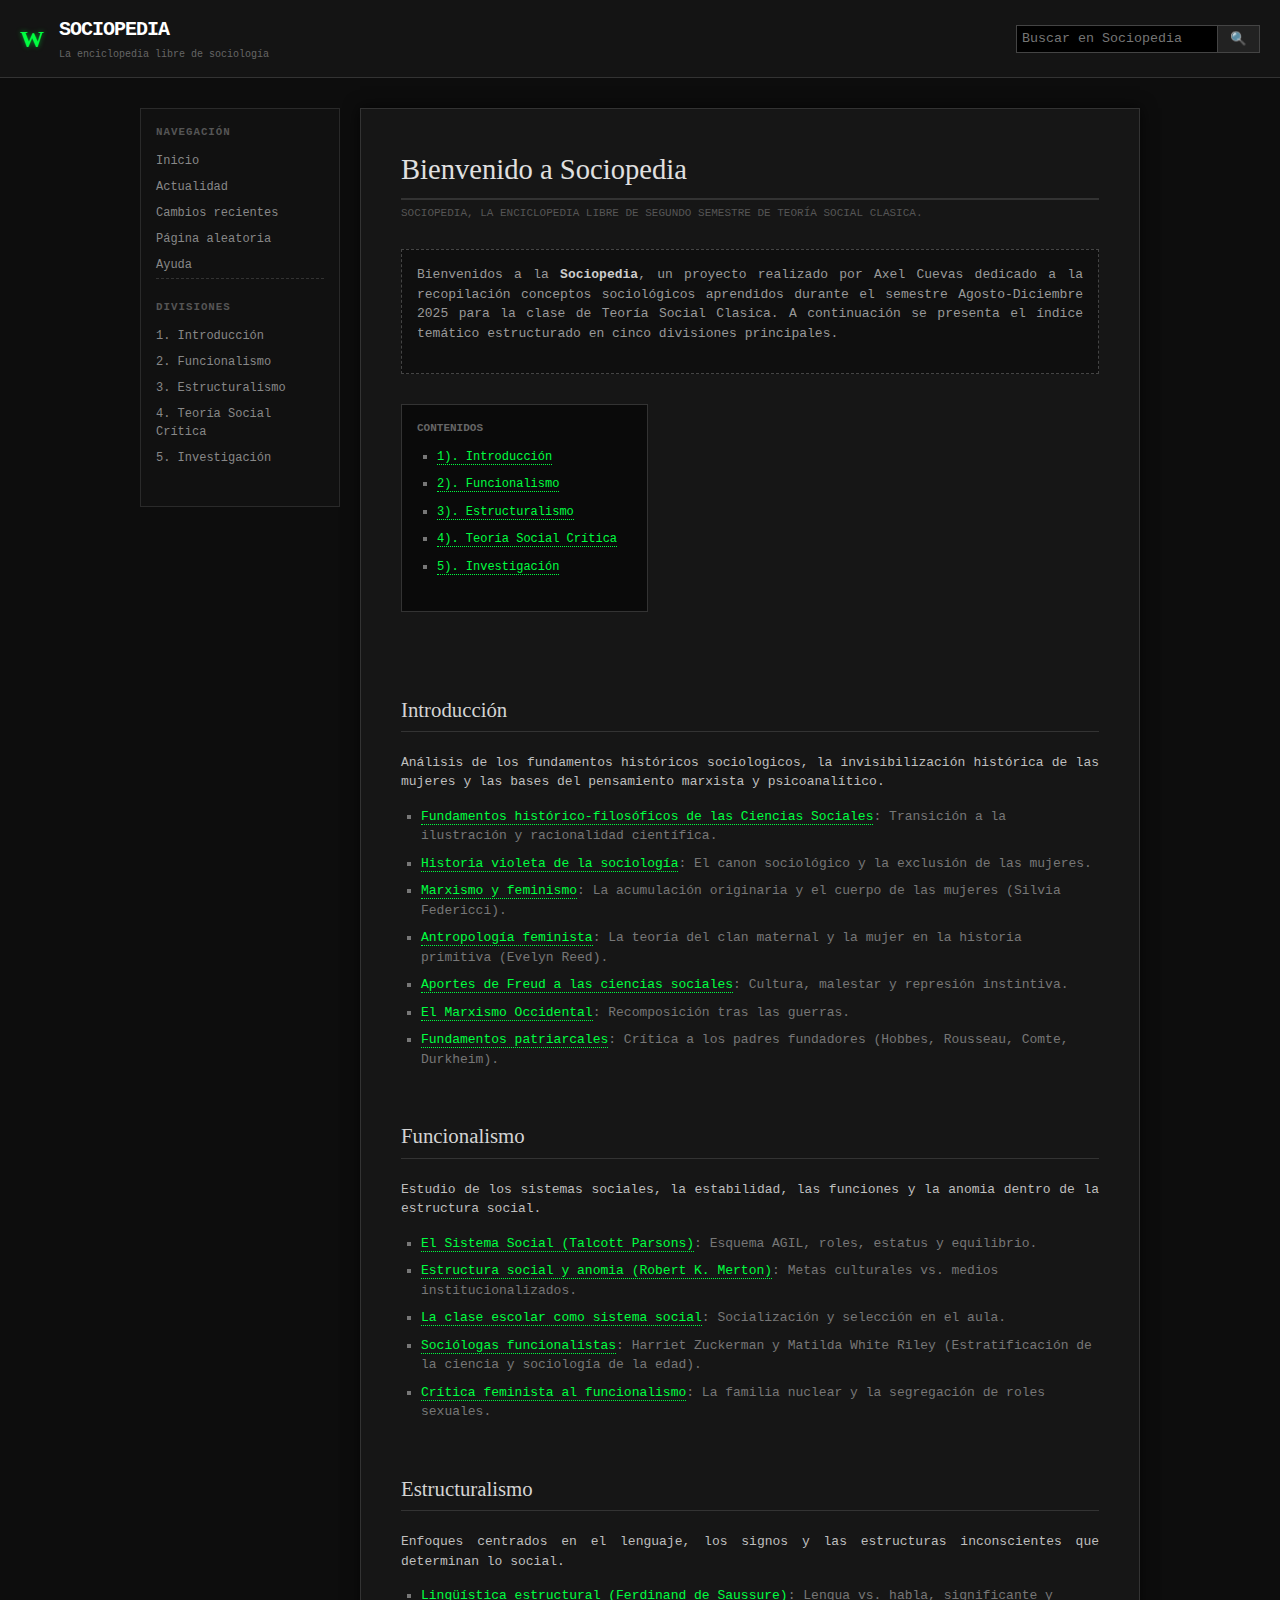
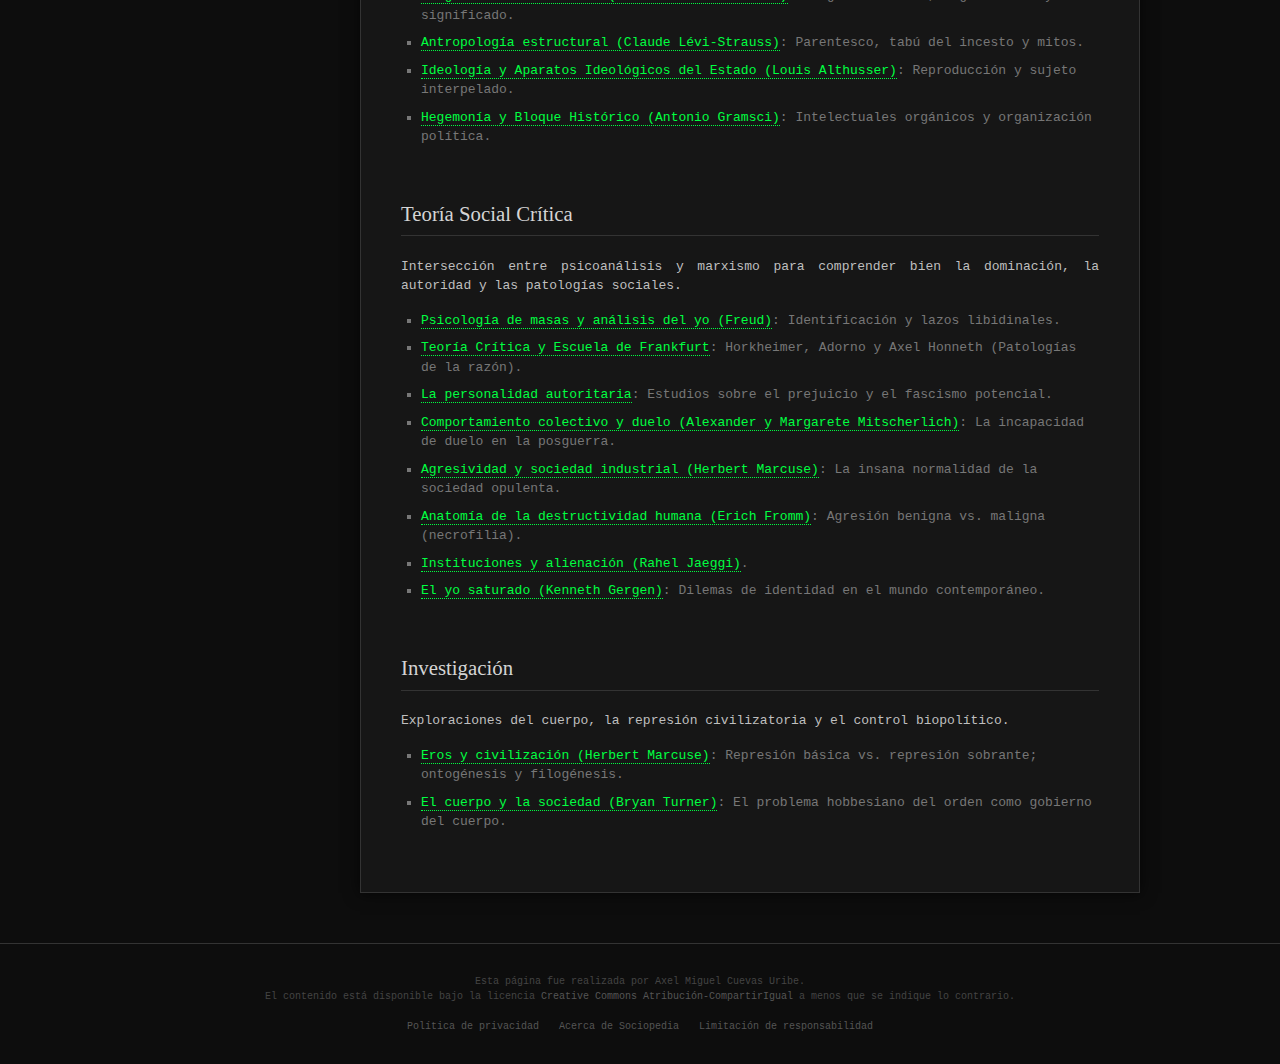
<file: index.html>
<!DOCTYPE html>
<html lang="es">
<head>
    <meta charset="UTF-8">
    <meta name="viewport" content="width=device-width, initial-scale=1.0">
    <title>La Sociopedia</title>
    <link rel="stylesheet" href="css/index.css">
</head>
<body>

    <header class="wiki-header">
        <div class="logo-container">
            <div class="wiki-logo-icon">W</div>
            <div class="wiki-logo-text">
                <h1>Sociopedia</h1>
                <small>La enciclopedia libre de sociología</small>
            </div>
        </div>
        <div class="search-box">
            <input type="text" placeholder="Buscar en Sociopedia">
            <button>🔍</button>
        </div>
    </header>

    <div class="main-container">
        <!-- Menú Lateral -->
        <nav class="wiki-sidebar">
            <ul>
                <li class="sidebar-header">Navegación</li>
                <li><a href="#">Inicio</a></li>
                <li><a href="#">Actualidad</a></li>
                <li><a href="#">Cambios recientes</a></li>
                <li><a href="#">Página aleatoria</a></li>
                <li><a href="#">Ayuda</a></li>
            </ul>
            <ul>
                <li class="sidebar-header">Divisiones</li>
                <li><a href="./pages/introduccion.html">1. Introducción</a></li>
                <li><a href="./pages/funcionalismo.html">2. Funcionalismo</a></li>
                <li><a href="./pages/estructuralismo.html">3. Estructuralismo</a></li>
                <li><a href="./pages/teo-critica.html">4. Teoría Social Crítica</a></li>
                <li><a href="./pages/investigacion.html">5. Investigación</a></li>
            </ul>
        </nav>

        <!-- Contenido Principal -->
        <main class="wiki-content">
            <h1 class="page-title">Bienvenido a Sociopedia</h1>
            <div class="site-sub">Sociopedia, la enciclopedia libre de segundo semestre de Teoría Social Clasica.</div>
            
            <div class="content-body">
                <div class="intro-box">
                    <p>Bienvenidos a la <strong>Sociopedia</strong>, un proyecto realizado por Axel Cuevas dedicado a la recopilación conceptos sociológicos aprendidos durante el semestre Agosto-Diciembre 2025 para la clase de Teoría Social Clasica. A continuación se presenta el índice temático estructurado en cinco divisiones principales.</p>
                </div>

                <div class="toc-container">
                    <div class="toc-title">Contenidos</div>
                    <ul>
                        <li><a href="./pages/introduccion.html">1). Introducción</a></li>
                        <li><a href="./pages/funcionalismo.html">2). Funcionalismo</a></li>
                        <li><a href="./pages/estructuralismo.html">3). Estructuralismo</a></li>
                        <li><a href="./pages/teo-critica.html">4). Teoría Social Crítica</a></li>
                        <li><a href="./pages/investigacion.html">5). Investigación</a></li>
                    </ul>
                </div>

                <h2 id="tanda1">Introducción</h2>
                <hr>
                <p>Análisis de los fundamentos históricos sociologicos, la invisibilización histórica de las mujeres y las bases del pensamiento marxista y psicoanalítico.</p>
                <ul>
                    <li><a href="./pages/introduccion.html#fundamentos-historicos">Fundamentos histórico-filosóficos de las Ciencias Sociales</a>: Transición a la ilustración y racionalidad científica.</li>
                    <li><a href="./pages/introduccion.html#historia-violeta">Historia violeta de la sociología</a>: El canon sociológico y la exclusión de las mujeres.</li>
                    <li><a href="./pages/introduccion.html#marxismo-feminismo">Marxismo y feminismo</a>: La acumulación originaria y el cuerpo de las mujeres (Silvia Federicci).</li>
                    <li><a href="./pages/introduccion.html#antropologia-feminista">Antropología feminista</a>: La teoría del clan maternal y la mujer en la historia primitiva (Evelyn Reed).</li>
                    <li><a href="./pages/introduccion.html#aportes-freud">Aportes de Freud a las ciencias sociales</a>: Cultura, malestar y represión instintiva.</li>
                    <li><a href="./pages/introduccion.html#marxismo-occidental">El Marxismo Occidental</a>: Recomposición tras las guerras.</li>
                    <li><a href="./pages/introduccion.html#fundamentos-patriarcales">Fundamentos patriarcales</a>: Crítica a los padres fundadores (Hobbes, Rousseau, Comte, Durkheim).</li>
                </ul>

                <h2 id="tanda2">Funcionalismo</h2>
                <hr>
                <p>Estudio de los sistemas sociales, la estabilidad, las funciones y la anomia dentro de la estructura social.</p>
                <ul>
                    <li><a href="./pages/funcionalismo.html#sistema-social-parsons">El Sistema Social (Talcott Parsons)</a>: Esquema AGIL, roles, estatus y equilibrio.</li>
                    <li><a href="./pages/funcionalismo.html#estructura-anomia-merton">Estructura social y anomia (Robert K. Merton)</a>: Metas culturales vs. medios institucionalizados.</li>
                    <li><a href="./pages/funcionalismo.html#clase-escolar">La clase escolar como sistema social</a>: Socialización y selección en el aula.</li>
                    <li><a href="./pages/funcionalismo.html#sociologas-funcionalistas">Sociólogas funcionalistas</a>: Harriet Zuckerman y Matilda White Riley (Estratificación de la ciencia y sociología de la edad).</li>
                    <li><a href="./pages/funcionalismo.html#critica-feminista">Crítica feminista al funcionalismo</a>: La familia nuclear y la segregación de roles sexuales.</li>
                </ul>

                <h2 id="tanda3">Estructuralismo</h2>
                <hr>
                <p>Enfoques centrados en el lenguaje, los signos y las estructuras inconscientes que determinan lo social.</p>
                <ul>
                    <li><a href="./pages/estructuralismo.html#linguistica-saussure">Lingüística estructural (Ferdinand de Saussure)</a>: Lengua vs. habla, significante y significado.</li>
                    <li><a href="./pages/estructuralismo.html#antropologia-levi-strauss">Antropología estructural (Claude Lévi-Strauss)</a>: Parentesco, tabú del incesto y mitos.</li>
                    <li><a href="./pages/estructuralismo.html#ideologia-althusser">Ideología y Aparatos Ideológicos del Estado (Louis Althusser)</a>: Reproducción y sujeto interpelado.</li>
                    <li><a href="./pages/estructuralismo.html#hegemonia-gramsci">Hegemonía y Bloque Histórico (Antonio Gramsci)</a>: Intelectuales orgánicos y organización política.</li>
                </ul>

                <h2 id="tanda4">Teoría Social Crítica</h2>
                <hr>
                <p>Intersección entre psicoanálisis y marxismo para comprender bien la dominación, la autoridad y las patologías sociales.</p>
                <ul>
                    <li><a href="./pages/teo-critica.html#psicologia-masas-freud">Psicología de masas y análisis del yo (Freud)</a>: Identificación y lazos libidinales.</li>
                    <li><a href="./pages/teo-critica.html#teoria-critica-frankfurt">Teoría Crítica y Escuela de Frankfurt</a>: Horkheimer, Adorno y Axel Honneth (Patologías de la razón).</li>
                    <li><a href="./pages/teo-critica.html#personalidad-autoritaria">La personalidad autoritaria</a>: Estudios sobre el prejuicio y el fascismo potencial.</li>
                    <li><a href="./pages/teo-critica.html#duelo-mitscherlich">Comportamiento colectivo y duelo (Alexander y Margarete Mitscherlich)</a>: La incapacidad de duelo en la posguerra.</li>
                    <li><a href="./pages/teo-critica.html#agresividad-marcuse">Agresividad y sociedad industrial (Herbert Marcuse)</a>: La insana normalidad de la sociedad opulenta.</li>
                    <li><a href="./pages/teo-critica.html#destructividad-fromm">Anatomía de la destructividad humana (Erich Fromm)</a>: Agresión benigna vs. maligna (necrofilia).</li>
                    <li><a href="./pages/teo-critica.html#instituciones-jaeggi">Instituciones y alienación (Rahel Jaeggi)</a>.</li>
                    <li><a href="./pages/teo-critica.html#yo-saturado-gergen">El yo saturado (Kenneth Gergen)</a>: Dilemas de identidad en el mundo contemporáneo.</li>
                </ul>

                <h2 id="tanda5">Investigación</h2>
                <hr>
                <p>Exploraciones del cuerpo, la represión civilizatoria y el control biopolítico.</p>
                <ul>
                    <li><a href="./pages/investigacion.html#eros-civilizacion">Eros y civilización (Herbert Marcuse)</a>: Represión básica vs. represión sobrante; ontogénesis y filogénesis.</li>
                    <li><a href="./pages/investigacion.html#cuerpo-sociedad">El cuerpo y la sociedad (Bryan Turner)</a>: El problema hobbesiano del orden como gobierno del cuerpo.</li>
                </ul>
            </div>
        </main>
    </div>

    <footer class="wiki-footer">
        <p>Esta página fue realizada por Axel Miguel Cuevas Uribe.</p>
        <p>El contenido está disponible bajo la licencia <a href="#">Creative Commons Atribución-CompartirIgual</a> a menos que se indique lo contrario.</p>
        <ul>
            <li><a href="#">Política de privacidad</a></li>
            <li><a href="#">Acerca de Sociopedia</a></li>
            <li><a href="#">Limitación de responsabilidad</a></li>
        </ul>
    </footer>

    <script src="script.js"></script>

</body>
</html>
</file>
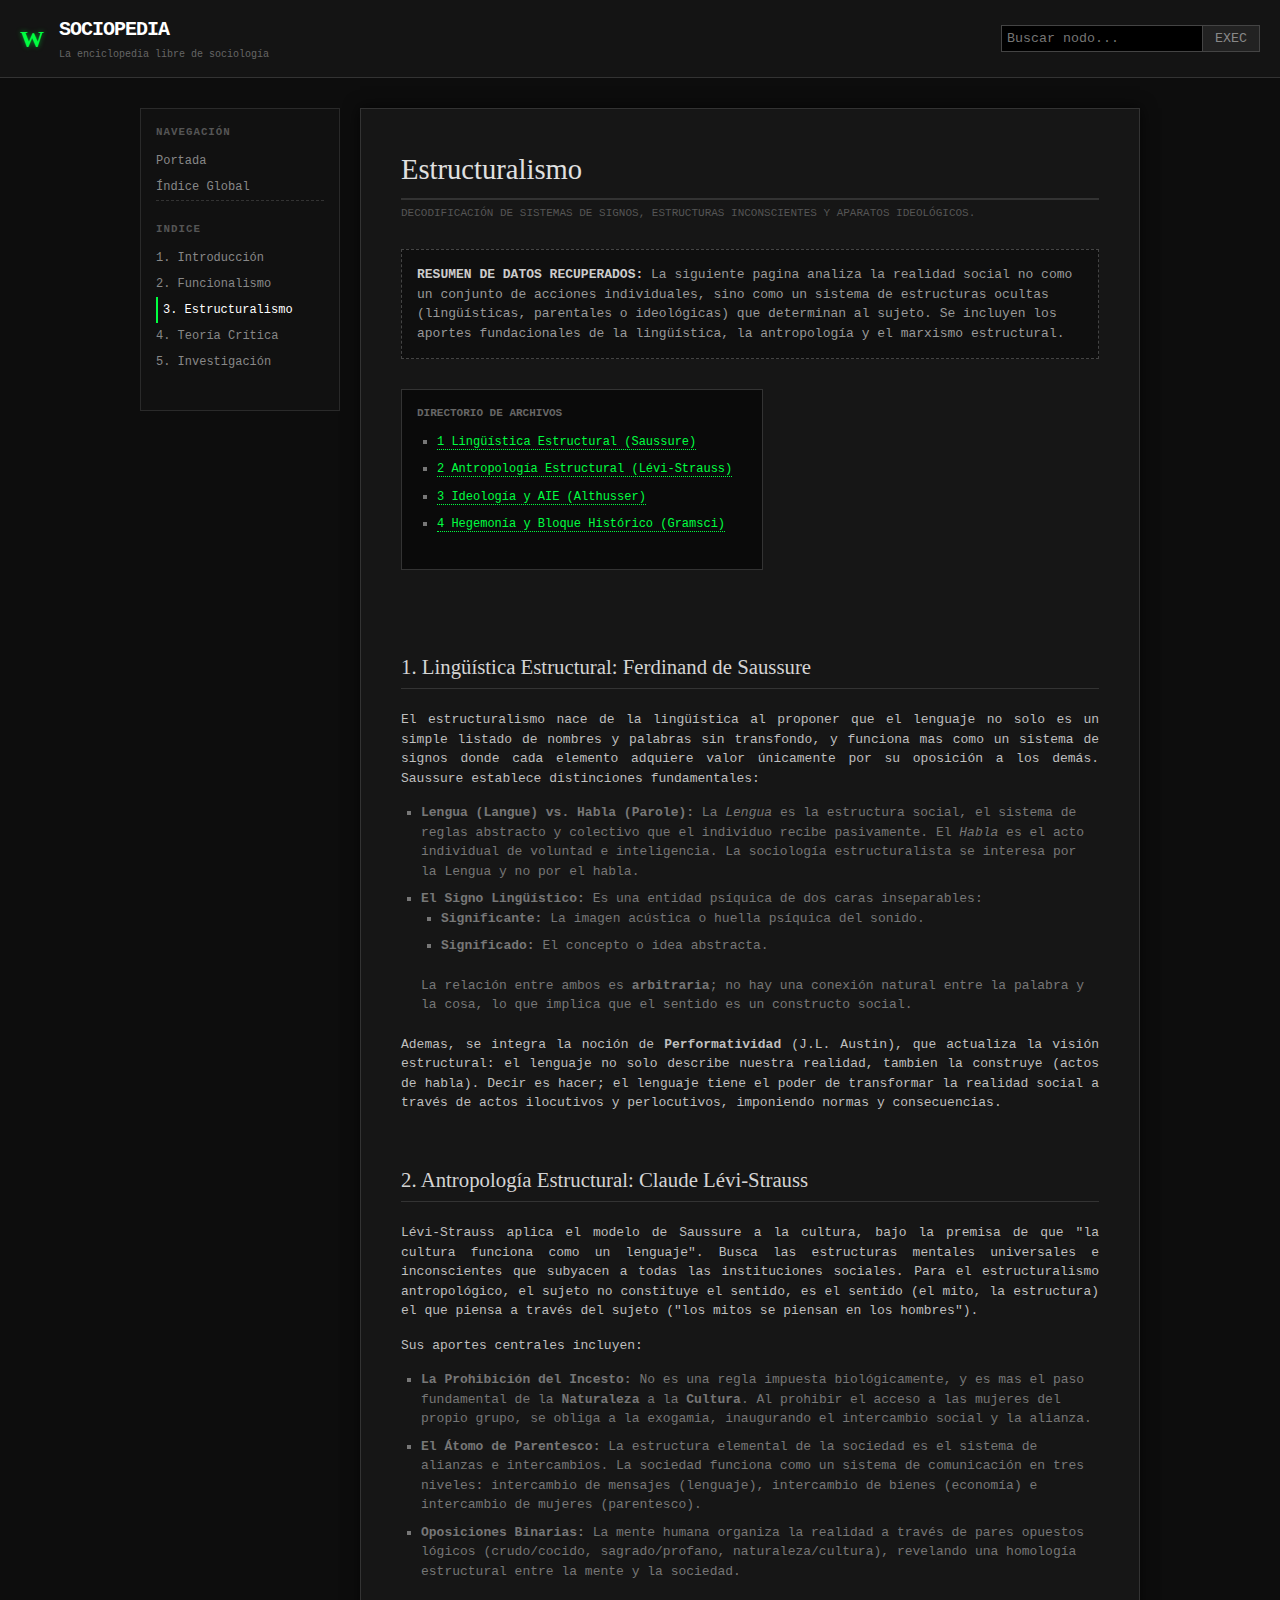
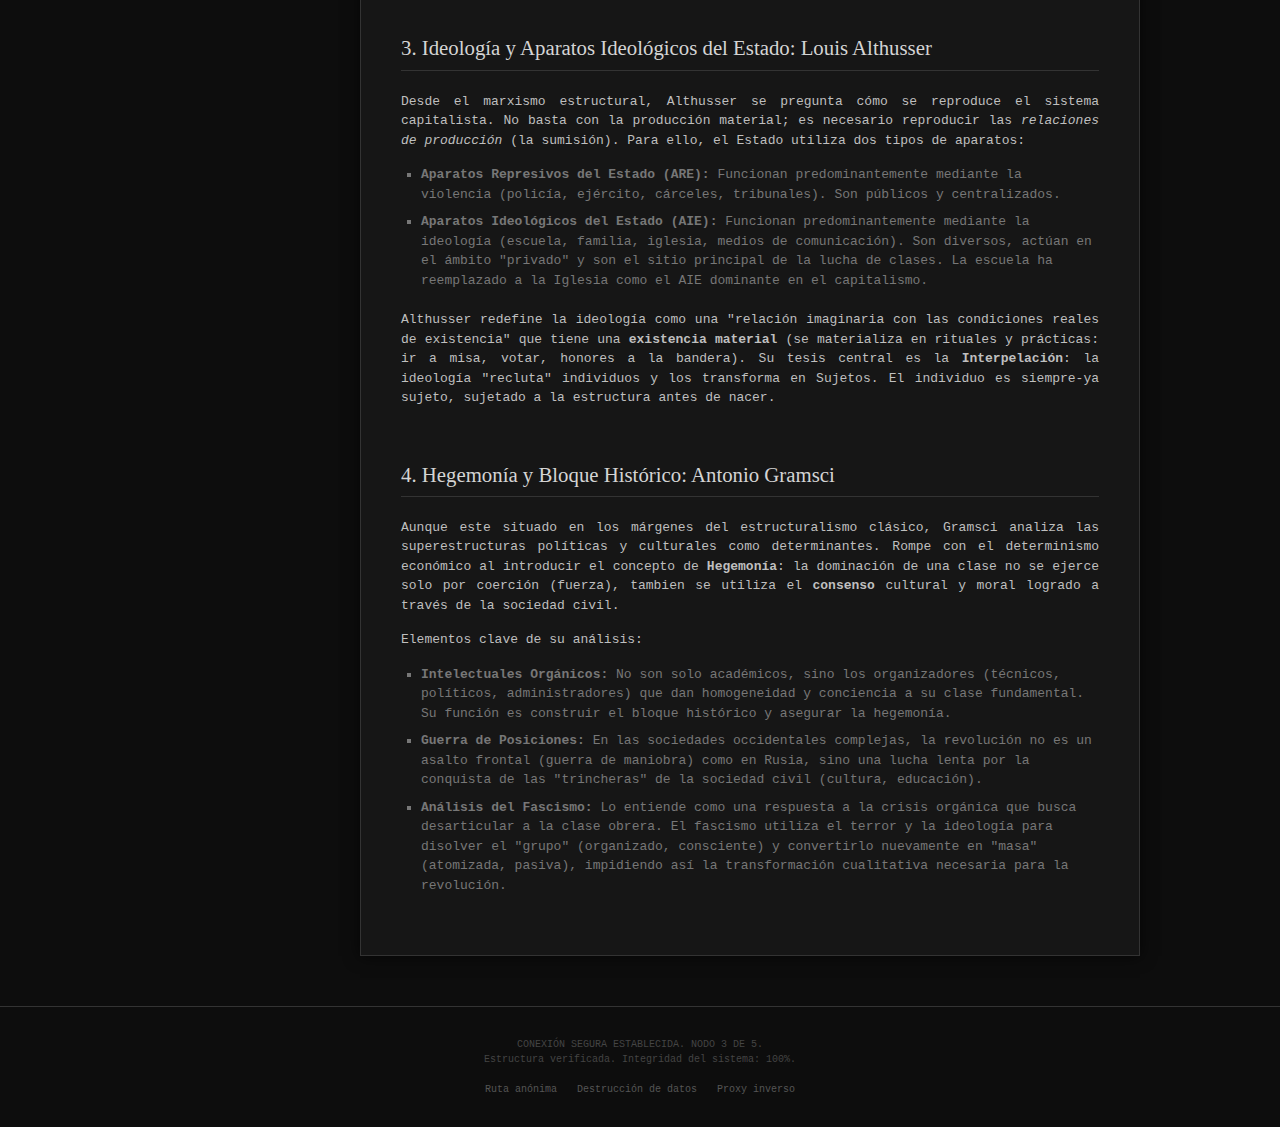
<file: pages/estructuralismo.html>
<!DOCTYPE html>
<html lang="es">
<head>
    <meta charset="UTF-8">
    <meta name="viewport" content="width=device-width, initial-scale=1.0">
    <title>Estructuralismo - Sociopedia</title>
    <link rel="stylesheet" href="../css/intro.css">
</head>
<body>

    <header class="wiki-header">
        <div class="logo-container">
            <div class="wiki-logo-icon">W</div>
            <div class="wiki-logo-text">
                <h1>Sociopedia</h1>
                <small>La enciclopedia libre de sociología</small>
            </div>
        </div>
        <div class="search-box">
            <input type="text" placeholder="Buscar nodo...">
            <button>EXEC</button>
        </div>
    </header>

    <div class="main-container">
        <!-- Menú Lateral -->
        <nav class="wiki-sidebar">
            <ul>
                <li class="sidebar-header">Navegación</li>
                <li><a href="../index.html">Portada</a></li>
                <li><a href="#">Índice Global</a></li>
            </ul>
            <ul>
                <li class="sidebar-header">Indice</li>
                <li><a href="introduccion.html">1. Introducción</a></li>
                <li><a href="funcionalismo.html">2. Funcionalismo</a></li>
                <li><a href="estructuralismo.html" style="color: #fff; border-left: 2px solid #00ff41; padding-left: 5px;">3. Estructuralismo</a></li>
                <li><a href="teo-critica.html">4. Teoría Crítica</a></li>
                <li><a href="investigacion.html">5. Investigación</a></li>
            </ul>
        </nav>

        <!-- Contenido Principal -->
        <main class="wiki-content">
            <h1 class="page-title">Estructuralismo</h1>
            <div class="site-sub">Decodificación de sistemas de signos, estructuras inconscientes y aparatos ideológicos.</div>
            
            <div class="content-body">
                <div class="intro-box">
                    <strong>RESUMEN DE DATOS RECUPERADOS:</strong> La siguiente pagina analiza la realidad social no como un conjunto de acciones individuales, sino como un sistema de estructuras ocultas (lingüísticas, parentales o ideológicas) que determinan al sujeto. Se incluyen los aportes fundacionales de la lingüística, la antropología y el marxismo estructural.
                </div>

                <div class="toc-container">
                    <div class="toc-title">DIRECTORIO DE ARCHIVOS</div>
                    <ul>
                        <li><a href="#linguistica-saussure">1 Lingüística Estructural (Saussure)</a></li>
                        <li><a href="#antropologia-levi-strauss">2 Antropología Estructural (Lévi-Strauss)</a></li>
                        <li><a href="#ideologia-althusser">3 Ideología y AIE (Althusser)</a></li>
                        <li><a href="#hegemonia-gramsci">4 Hegemonía y Bloque Histórico (Gramsci)</a></li>
                    </ul>
                </div>

                <section id="linguistica-saussure">
                    <h2>1. Lingüística Estructural: Ferdinand de Saussure</h2>
                    <p>El estructuralismo nace de la lingüística al proponer que el lenguaje no solo es un simple listado de nombres y palabras sin transfondo, y funciona mas como un sistema de signos donde cada elemento adquiere valor únicamente por su oposición a los demás. Saussure establece distinciones fundamentales:</p>
                    <ul>
                        <li><strong>Lengua (Langue) vs. Habla (Parole):</strong> La <em>Lengua</em> es la estructura social, el sistema de reglas abstracto y colectivo que el individuo recibe pasivamente. El <em>Habla</em> es el acto individual de voluntad e inteligencia. La sociología estructuralista se interesa por la Lengua y no por el habla.</li>
                        <li><strong>El Signo Lingüístico:</strong> Es una entidad psíquica de dos caras inseparables:
                            <ul>
                                <li><strong>Significante:</strong> La imagen acústica o huella psíquica del sonido.</li>
                                <li><strong>Significado:</strong> El concepto o idea abstracta.</li>
                            </ul>
                            La relación entre ambos es <strong>arbitraria</strong>; no hay una conexión natural entre la palabra y la cosa, lo que implica que el sentido es un constructo social.
                        </li>
                    </ul>
                    <p>Ademas, se integra la noción de <strong>Performatividad</strong> (J.L. Austin), que actualiza la visión estructural: el lenguaje no solo describe nuestra realidad, tambien la construye (actos de habla). Decir es hacer; el lenguaje tiene el poder de transformar la realidad social a través de actos ilocutivos y perlocutivos, imponiendo normas y consecuencias.</p>
                </section>

                <section id="antropologia-levi-strauss">
                    <h2>2. Antropología Estructural: Claude Lévi-Strauss</h2>
                    <p>Lévi-Strauss aplica el modelo de Saussure a la cultura, bajo la premisa de que "la cultura funciona como un lenguaje". Busca las estructuras mentales universales e inconscientes que subyacen a todas las instituciones sociales. Para el estructuralismo antropológico, el sujeto no constituye el sentido, es el sentido (el mito, la estructura) el que piensa a través del sujeto ("los mitos se piensan en los hombres").</p>
                    <p>Sus aportes centrales incluyen:</p>
                    <ul>
                        <li><strong>La Prohibición del Incesto:</strong> No es una regla impuesta biológicamente, y es mas el paso fundamental de la <strong>Naturaleza</strong> a la <strong>Cultura</strong>. Al prohibir el acceso a las mujeres del propio grupo, se obliga a la exogamia, inaugurando el intercambio social y la alianza.</li>
                        <li><strong>El Átomo de Parentesco:</strong> La estructura elemental de la sociedad es el sistema de alianzas e intercambios. La sociedad funciona como un sistema de comunicación en tres niveles: intercambio de mensajes (lenguaje), intercambio de bienes (economía) e intercambio de mujeres (parentesco).</li>
                        <li><strong>Oposiciones Binarias:</strong> La mente humana organiza la realidad a través de pares opuestos lógicos (crudo/cocido, sagrado/profano, naturaleza/cultura), revelando una homología estructural entre la mente y la sociedad.</li>
                    </ul>
                </section>

                <section id="ideologia-althusser">
                    <h2>3. Ideología y Aparatos Ideológicos del Estado: Louis Althusser</h2>
                    <p>Desde el marxismo estructural, Althusser se pregunta cómo se reproduce el sistema capitalista. No basta con la producción material; es necesario reproducir las <em>relaciones de producción</em> (la sumisión). Para ello, el Estado utiliza dos tipos de aparatos:</p>
                    <ul>
                        <li><strong>Aparatos Represivos del Estado (ARE):</strong> Funcionan predominantemente mediante la violencia (policía, ejército, cárceles, tribunales). Son públicos y centralizados.</li>
                        <li><strong>Aparatos Ideológicos del Estado (AIE):</strong> Funcionan predominantemente mediante la ideología (escuela, familia, iglesia, medios de comunicación). Son diversos, actúan en el ámbito "privado" y son el sitio principal de la lucha de clases. La escuela ha reemplazado a la Iglesia como el AIE dominante en el capitalismo.</li>
                    </ul>
                    <p>Althusser redefine la ideología como una "relación imaginaria con las condiciones reales de existencia" que tiene una <strong>existencia material</strong> (se materializa en rituales y prácticas: ir a misa, votar, honores a la bandera). Su tesis central es la <strong>Interpelación</strong>: la ideología "recluta" individuos y los transforma en Sujetos. El individuo es siempre-ya sujeto, sujetado a la estructura antes de nacer.</p>
                </section>

                <section id="hegemonia-gramsci">
                    <h2>4. Hegemonía y Bloque Histórico: Antonio Gramsci</h2>
                    <p>Aunque este situado en los márgenes del estructuralismo clásico, Gramsci analiza las superestructuras políticas y culturales como determinantes. Rompe con el determinismo económico al introducir el concepto de <strong>Hegemonía</strong>: la dominación de una clase no se ejerce solo por coerción (fuerza), tambien se utiliza el <strong>consenso</strong> cultural y moral logrado a través de la sociedad civil.</p>
                    <p>Elementos clave de su análisis:</p>
                    <ul>
                        <li><strong>Intelectuales Orgánicos:</strong> No son solo académicos, sino los organizadores (técnicos, políticos, administradores) que dan homogeneidad y conciencia a su clase fundamental. Su función es construir el bloque histórico y asegurar la hegemonía.</li>
                        <li><strong>Guerra de Posiciones:</strong> En las sociedades occidentales complejas, la revolución no es un asalto frontal (guerra de maniobra) como en Rusia, sino una lucha lenta por la conquista de las "trincheras" de la sociedad civil (cultura, educación).</li>
                        <li><strong>Análisis del Fascismo:</strong> Lo entiende como una respuesta a la crisis orgánica que busca desarticular a la clase obrera. El fascismo utiliza el terror y la ideología para disolver el "grupo" (organizado, consciente) y convertirlo nuevamente en "masa" (atomizada, pasiva), impidiendo así la transformación cualitativa necesaria para la revolución.</li>
                    </ul>
                </section>

            </div>
        </main>
    </div>

    <footer class="wiki-footer">
        <p>CONEXIÓN SEGURA ESTABLECIDA. NODO 3 DE 5.</p>
        <p>Estructura verificada. Integridad del sistema: 100%.</p>
        <ul>
            <li><a href="#">Ruta anónima</a></li>
            <li><a href="#">Destrucción de datos</a></li>
            <li><a href="#">Proxy inverso</a></li>
        </ul>
    </footer>

    <script src="../script.js"></script>
</body>
</html>
</file>
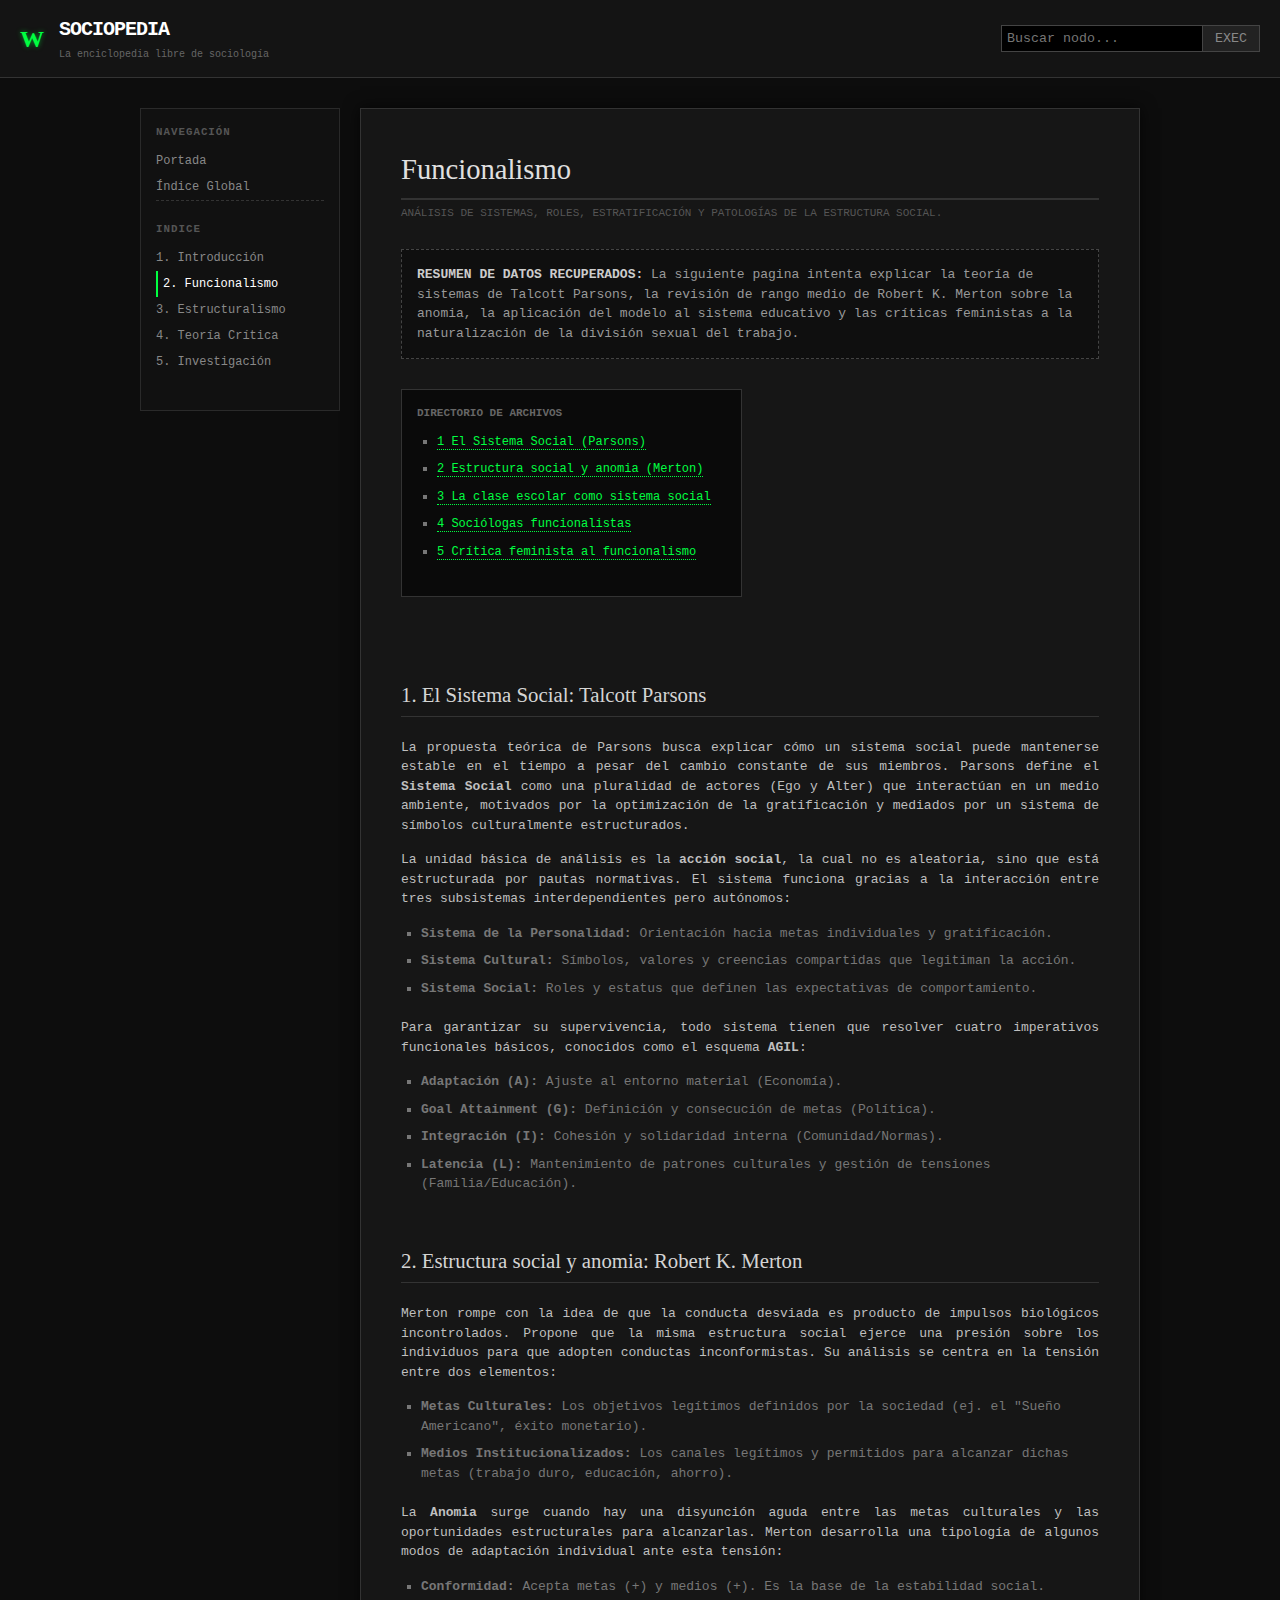
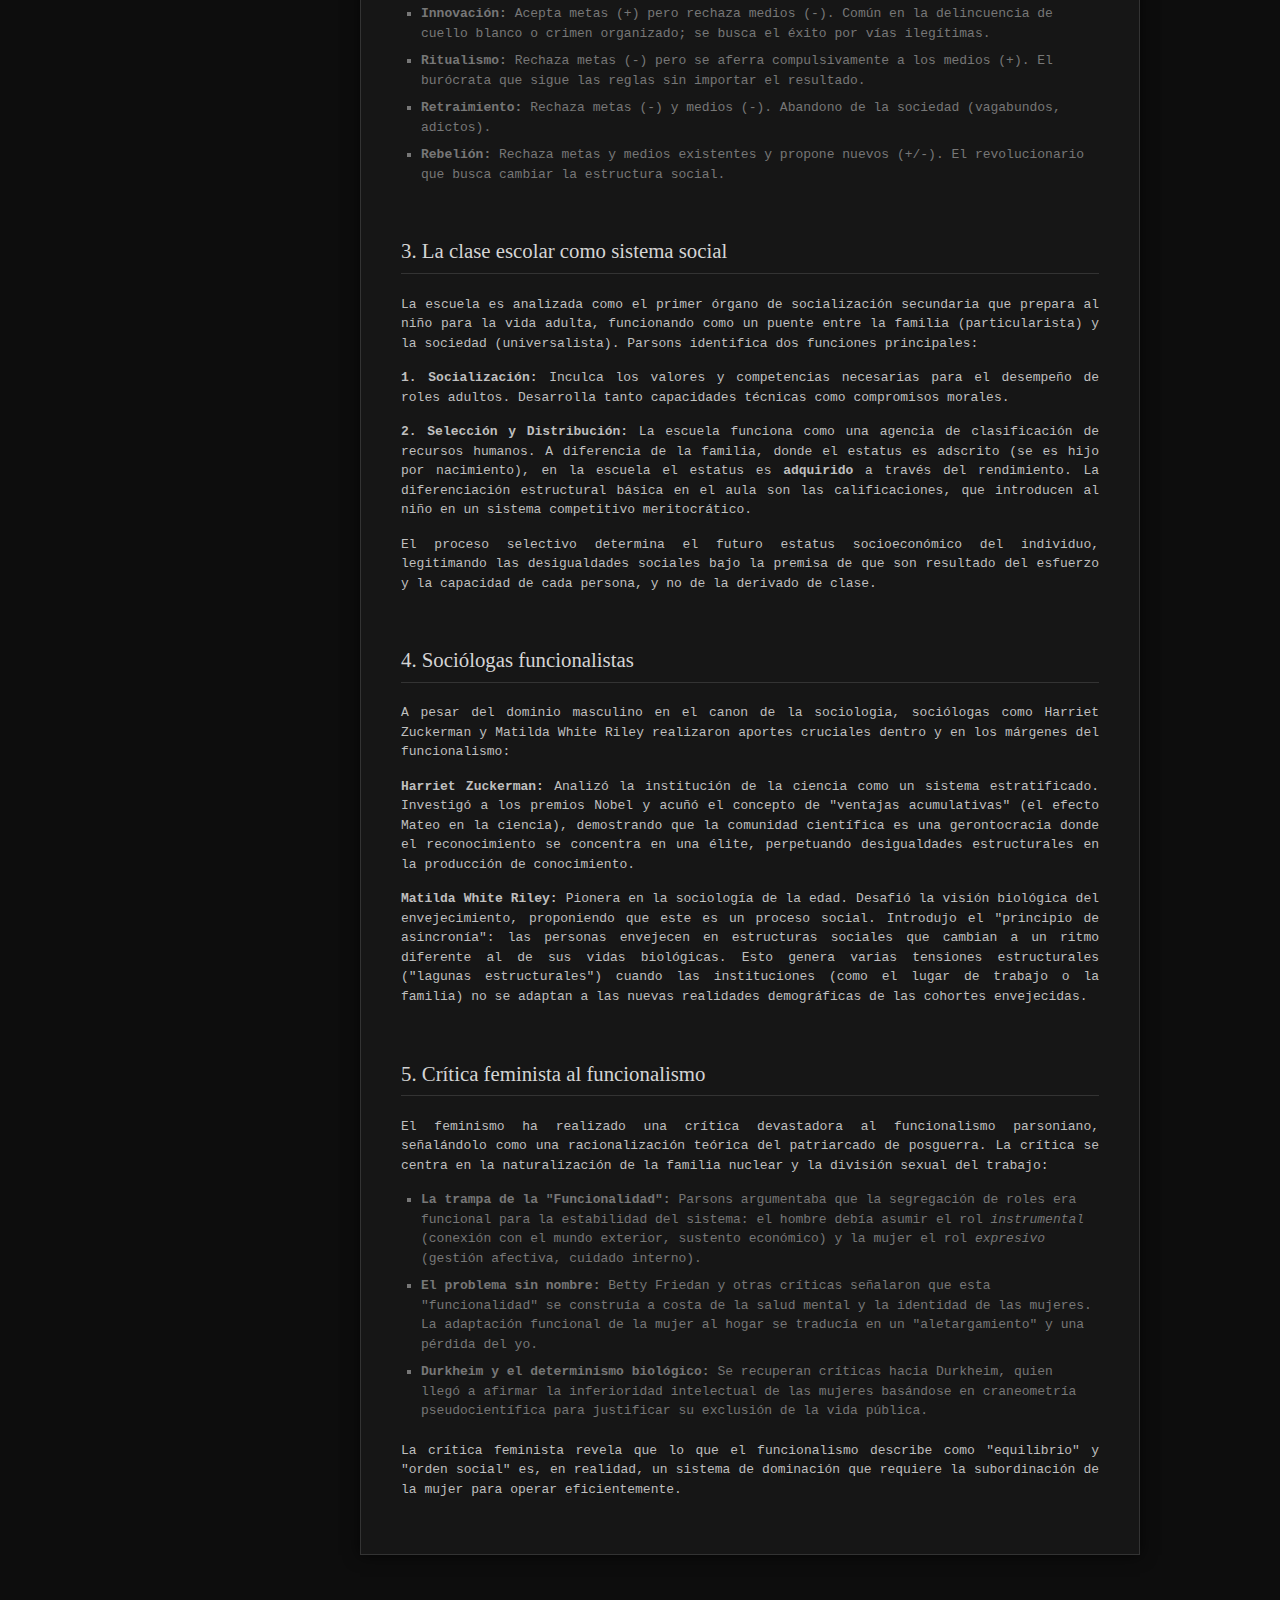
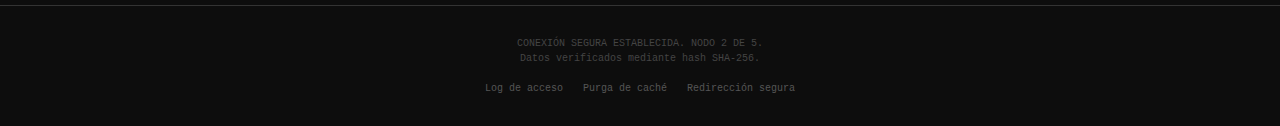
<file: pages/funcionalismo.html>
<!DOCTYPE html>
<html lang="es">
<head>
    <meta charset="UTF-8">
    <meta name="viewport" content="width=device-width, initial-scale=1.0">
    <title>Funcionalismo - Sociopedia</title>
    <link rel="stylesheet" href="../css/intro.css">
</head>
<body>

    <header class="wiki-header">
        <div class="logo-container">
            <div class="wiki-logo-icon">W</div>
            <div class="wiki-logo-text">
                <h1>Sociopedia</h1>
                <small>La enciclopedia libre de sociología</small>
            </div>
        </div>
        <div class="search-box">
            <input type="text" placeholder="Buscar nodo...">
            <button>EXEC</button>
        </div>
    </header>

    <div class="main-container">
        <!-- Menú Lateral -->
        <nav class="wiki-sidebar">
            <ul>
                <li class="sidebar-header">Navegación</li>
                <li><a href="../index.html">Portada</a></li>
                <li><a href="#">Índice Global</a></li>
            </ul>
            <ul>
                <li class="sidebar-header">Indice</li>
                <li><a href="introduccion.html">1. Introducción</a></li>
                <li><a href="funcionalismo.html" style="color: #fff; border-left: 2px solid #00ff41; padding-left: 5px;">2. Funcionalismo</a></li>
                <li><a href="estructuralismo.html">3. Estructuralismo</a></li>
                <li><a href="teo-critica.html">4. Teoría Crítica</a></li>
                <li><a href="investigacion.html">5. Investigación</a></li>
            </ul>
        </nav>

        <!-- Contenido Principal -->
        <main class="wiki-content">
            <h1 class="page-title">Funcionalismo</h1>
            <div class="site-sub">Análisis de sistemas, roles, estratificación y patologías de la estructura social.</div>
            
            <div class="content-body">
                <div class="intro-box">
                    <strong>RESUMEN DE DATOS RECUPERADOS:</strong> La siguiente pagina intenta explicar la teoría de sistemas de Talcott Parsons, la revisión de rango medio de Robert K. Merton sobre la anomia, la aplicación del modelo al sistema educativo y las críticas feministas a la naturalización de la división sexual del trabajo. 
                </div>

                <div class="toc-container">
                    <div class="toc-title">DIRECTORIO DE ARCHIVOS</div>
                    <ul>
                        <li><a href="#sistema-social-parsons">1 El Sistema Social (Parsons)</a></li>
                        <li><a href="#estructura-anomia-merton">2 Estructura social y anomia (Merton)</a></li>
                        <li><a href="#clase-escolar">3 La clase escolar como sistema social</a></li>
                        <li><a href="#sociologas-funcionalistas">4 Sociólogas funcionalistas</a></li>
                        <li><a href="#critica-feminista">5 Crítica feminista al funcionalismo</a></li>
                    </ul>
                </div>

                <section id="sistema-social-parsons">
                    <h2>1. El Sistema Social: Talcott Parsons</h2>
                    <p>La propuesta teórica de Parsons busca explicar cómo un sistema social puede mantenerse estable en el tiempo a pesar del cambio constante de sus miembros. Parsons define el <strong>Sistema Social</strong> como una pluralidad de actores (Ego y Alter) que interactúan en un medio ambiente, motivados por la optimización de la gratificación y mediados por un sistema de símbolos culturalmente estructurados.</p>
                    <p>La unidad básica de análisis es la <strong>acción social</strong>, la cual no es aleatoria, sino que está estructurada por pautas normativas. El sistema funciona gracias a la interacción entre tres subsistemas interdependientes pero autónomos:</p>
                    <ul>
                        <li><strong>Sistema de la Personalidad:</strong> Orientación hacia metas individuales y gratificación.</li>
                        <li><strong>Sistema Cultural:</strong> Símbolos, valores y creencias compartidas que legitiman la acción.</li>
                        <li><strong>Sistema Social:</strong> Roles y estatus que definen las expectativas de comportamiento.</li>
                    </ul>
                    <p>Para garantizar su supervivencia, todo sistema tienen que resolver cuatro imperativos funcionales básicos, conocidos como el esquema <strong>AGIL</strong>:</p>
                    <ul>
                        <li><strong>Adaptación (A):</strong> Ajuste al entorno material (Economía).</li>
                        <li><strong>Goal Attainment (G):</strong> Definición y consecución de metas (Política).</li>
                        <li><strong>Integración (I):</strong> Cohesión y solidaridad interna (Comunidad/Normas).</li>
                        <li><strong>Latencia (L):</strong> Mantenimiento de patrones culturales y gestión de tensiones (Familia/Educación).</li>
                    </ul>
                </section>

                <section id="estructura-anomia-merton">
                    <h2>2. Estructura social y anomia: Robert K. Merton</h2>
                    <p>Merton rompe con la idea de que la conducta desviada es producto de impulsos biológicos incontrolados. Propone que la misma estructura social ejerce una presión sobre los individuos para que adopten conductas inconformistas. Su análisis se centra en la tensión entre dos elementos:</p>
                    <ul>
                        <li><strong>Metas Culturales:</strong> Los objetivos legítimos definidos por la sociedad (ej. el "Sueño Americano", éxito monetario).</li>
                        <li><strong>Medios Institucionalizados:</strong> Los canales legítimos y permitidos para alcanzar dichas metas (trabajo duro, educación, ahorro).</li>
                    </ul>
                    <p>La <strong>Anomia</strong> surge cuando hay una disyunción aguda entre las metas culturales y las oportunidades estructurales para alcanzarlas. Merton desarrolla una tipología de algunos modos de adaptación individual ante esta tensión:</p>
                    <ul>
                        <li><strong>Conformidad:</strong> Acepta metas (+) y medios (+). Es la base de la estabilidad social.</li>
                        <li><strong>Innovación:</strong> Acepta metas (+) pero rechaza medios (-). Común en la delincuencia de cuello blanco o crimen organizado; se busca el éxito por vías ilegítimas.</li>
                        <li><strong>Ritualismo:</strong> Rechaza metas (-) pero se aferra compulsivamente a los medios (+). El burócrata que sigue las reglas sin importar el resultado.</li>
                        <li><strong>Retraimiento:</strong> Rechaza metas (-) y medios (-). Abandono de la sociedad (vagabundos, adictos).</li>
                        <li><strong>Rebelión:</strong> Rechaza metas y medios existentes y propone nuevos (+/-). El revolucionario que busca cambiar la estructura social.</li>
                    </ul>
                </section>

                <section id="clase-escolar">
                    <h2>3. La clase escolar como sistema social</h2>
                    <p>La escuela es analizada como el primer órgano de socialización secundaria que prepara al niño para la vida adulta, funcionando como un puente entre la familia (particularista) y la sociedad (universalista). Parsons identifica dos funciones principales:</p>
                    <p><strong>1. Socialización:</strong> Inculca los valores y competencias necesarias para el desempeño de roles adultos. Desarrolla tanto capacidades técnicas como compromisos morales.</p>
                    <p><strong>2. Selección y Distribución:</strong> La escuela funciona como una agencia de clasificación de recursos humanos. A diferencia de la familia, donde el estatus es adscrito (se es hijo por nacimiento), en la escuela el estatus es <strong>adquirido</strong> a través del rendimiento. La diferenciación estructural básica en el aula son las calificaciones, que introducen al niño en un sistema competitivo meritocrático.</p>
                    <p>El proceso selectivo determina el futuro estatus socioeconómico del individuo, legitimando las desigualdades sociales bajo la premisa de que son resultado del esfuerzo y la capacidad de cada persona, y no de la derivado de clase.</p>
                </section>

                <section id="sociologas-funcionalistas">
                    <h2>4. Sociólogas funcionalistas</h2>
                    <p>A pesar del dominio masculino en el canon de la sociologia, sociólogas como Harriet Zuckerman y Matilda White Riley realizaron aportes cruciales dentro y en los márgenes del funcionalismo:</p>
                    <p><strong>Harriet Zuckerman:</strong> Analizó la institución de la ciencia como un sistema estratificado. Investigó a los premios Nobel y acuñó el concepto de "ventajas acumulativas" (el efecto Mateo en la ciencia), demostrando que la comunidad científica es una gerontocracia donde el reconocimiento se concentra en una élite, perpetuando desigualdades estructurales en la producción de conocimiento.</p>
                    <p><strong>Matilda White Riley:</strong> Pionera en la sociología de la edad. Desafió la visión biológica del envejecimiento, proponiendo que este es un proceso social. Introdujo el "principio de asincronía": las personas envejecen en estructuras sociales que cambian a un ritmo diferente al de sus vidas biológicas. Esto genera varias tensiones estructurales ("lagunas estructurales") cuando las instituciones (como el lugar de trabajo o la familia) no se adaptan a las nuevas realidades demográficas de las cohortes envejecidas.</p>
                </section>

                <section id="critica-feminista">
                    <h2>5. Crítica feminista al funcionalismo</h2>
                    <p>El feminismo ha realizado una crítica devastadora al funcionalismo parsoniano, señalándolo como una racionalización teórica del patriarcado de posguerra. La crítica se centra en la naturalización de la familia nuclear y la división sexual del trabajo:</p>
                    <ul>
                        <li><strong>La trampa de la "Funcionalidad":</strong> Parsons argumentaba que la segregación de roles era funcional para la estabilidad del sistema: el hombre debía asumir el rol <em>instrumental</em> (conexión con el mundo exterior, sustento económico) y la mujer el rol <em>expresivo</em> (gestión afectiva, cuidado interno).</li>
                        <li><strong>El problema sin nombre:</strong> Betty Friedan y otras críticas señalaron que esta "funcionalidad" se construía a costa de la salud mental y la identidad de las mujeres. La adaptación funcional de la mujer al hogar se traducía en un "aletargamiento" y una pérdida del yo.</li>
                        <li><strong>Durkheim y el determinismo biológico:</strong> Se recuperan críticas hacia Durkheim, quien llegó a afirmar la inferioridad intelectual de las mujeres basándose en craneometría pseudocientífica para justificar su exclusión de la vida pública.</li>
                    </ul>
                    <p>La crítica feminista revela que lo que el funcionalismo describe como "equilibrio" y "orden social" es, en realidad, un sistema de dominación que requiere la subordinación de la mujer para operar eficientemente.</p>
                </section>

            </div>
        </main>
    </div>

    <footer class="wiki-footer">
        <p>CONEXIÓN SEGURA ESTABLECIDA. NODO 2 DE 5.</p>
        <p>Datos verificados mediante hash SHA-256.</p>
        <ul>
            <li><a href="#">Log de acceso</a></li>
            <li><a href="#">Purga de caché</a></li>
            <li><a href="#">Redirección segura</a></li>
        </ul>
    </footer>

    <script src="../script.js"></script>
</body>
</html>
</file>
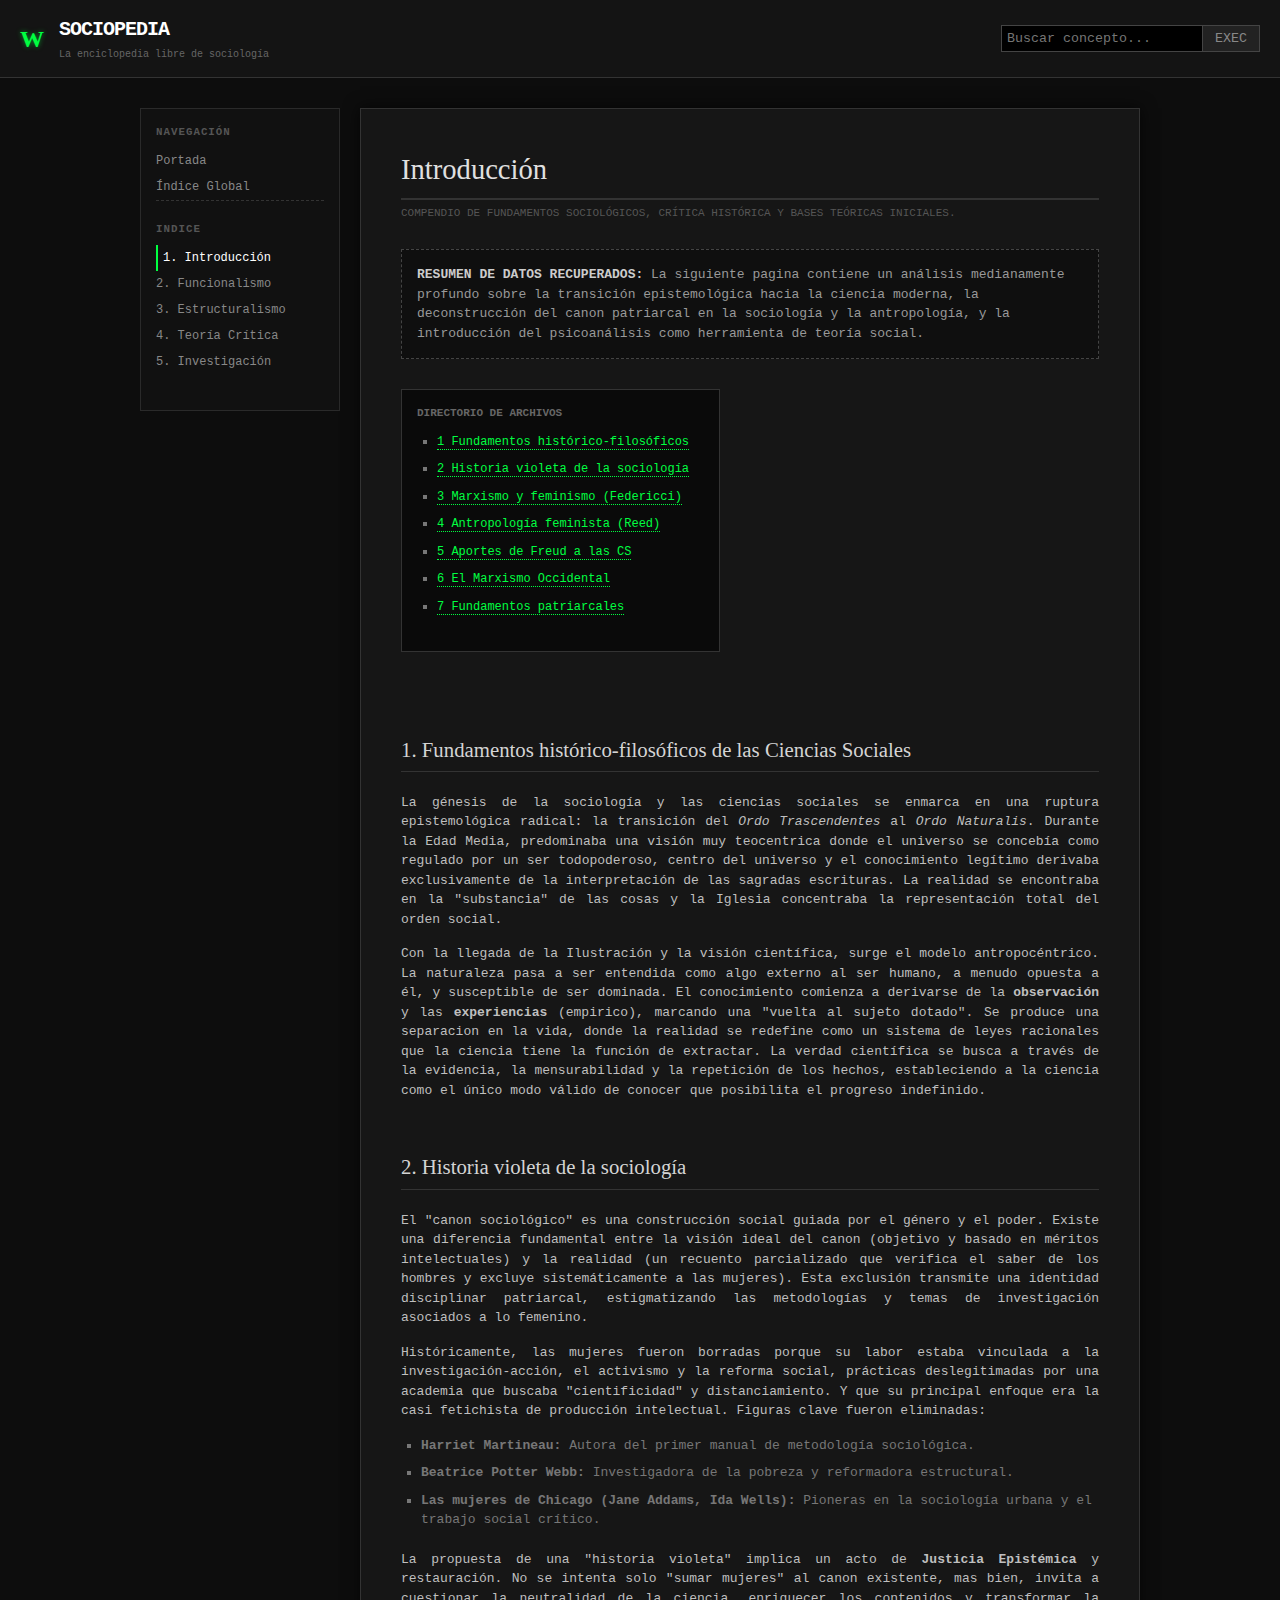
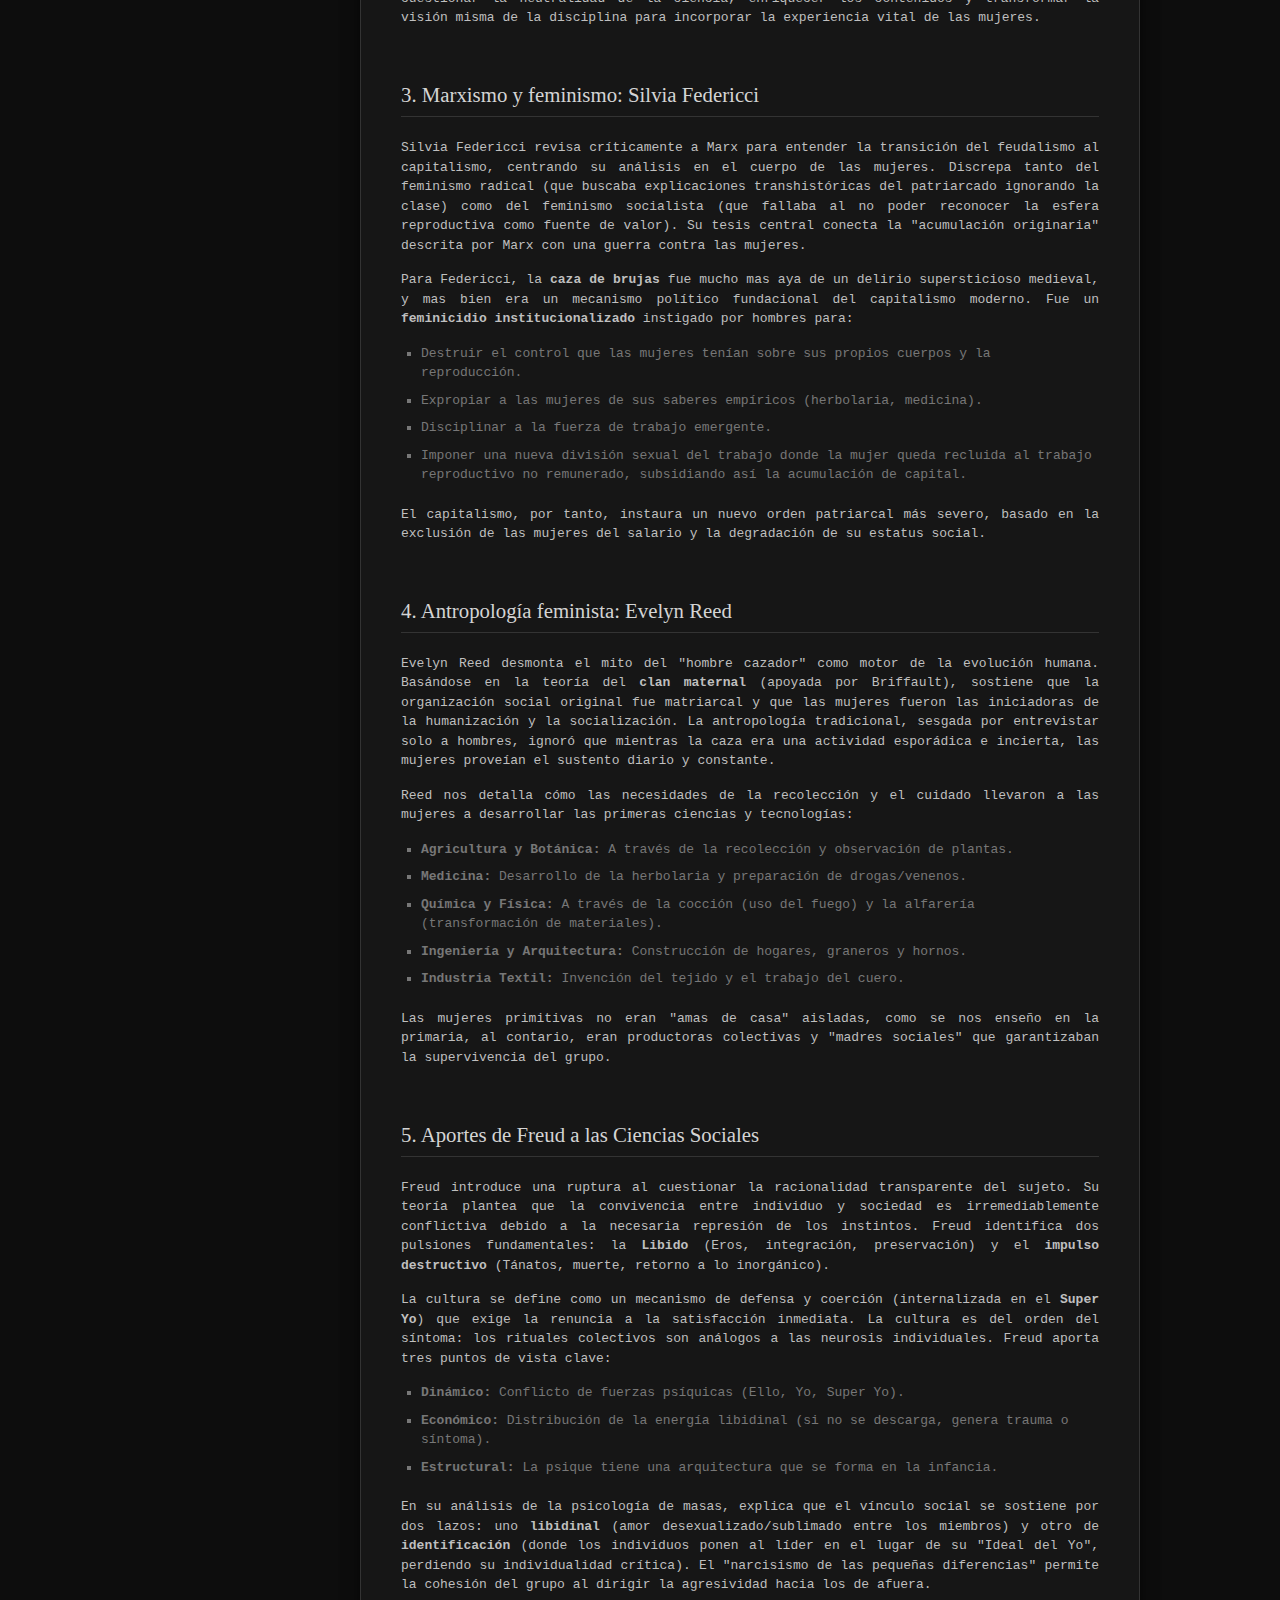
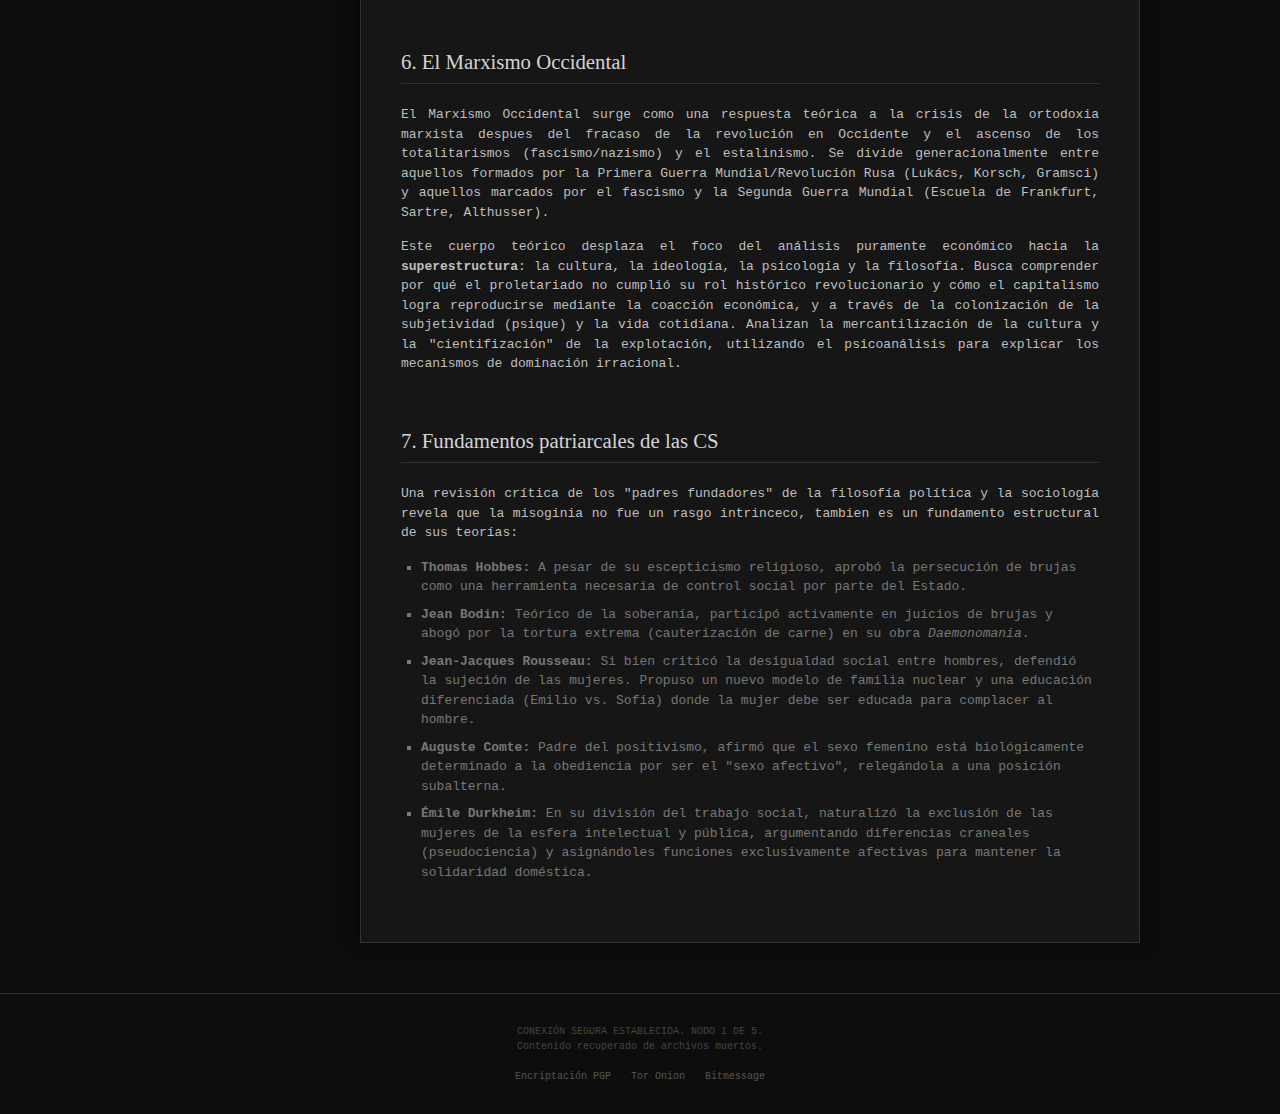
<file: pages/introduccion.html>
<!DOCTYPE html>
<html lang="es">
<head>
    <meta charset="UTF-8">
    <meta name="viewport" content="width=device-width, initial-scale=1.0">
    <title>Introducción - Sociopedia</title>
    <link rel="stylesheet" href="../css/intro.css">
</head>
<body>

    <header class="wiki-header">
        <div class="logo-container">
            <div class="wiki-logo-icon">W</div>
            <div class="wiki-logo-text">
                <h1>Sociopedia</h1>
                <small>La enciclopedia libre de sociología</small>
            </div>
        </div>
        <div class="search-box">
            <input type="text" placeholder="Buscar concepto...">
            <button>EXEC</button>
        </div>
    </header>

    <div class="main-container">
        <!-- Menú Lateral -->
        <nav class="wiki-sidebar">
            <ul>
                <li class="sidebar-header">Navegación</li>
                <li><a href="../index.html">Portada</a></li>
                <li><a href="#">Índice Global</a></li>
            </ul>
            <ul>
                <li class="sidebar-header">Indice</li>
                <li><a href="introduccion.html" style="color: #fff; border-left: 2px solid #00ff41; padding-left: 5px;">1. Introducción</a></li>
                <li><a href="funcionalismo.html">2. Funcionalismo</a></li>
                <li><a href="estructuralismo.html">3. Estructuralismo</a></li>
                <li><a href="teo-critica.html">4. Teoría Crítica</a></li>
                <li><a href="investigacion.html">5. Investigación</a></li>
            </ul>
        </nav>

        <!-- Contenido Principal -->
        <main class="wiki-content">
            <h1 class="page-title">Introducción</h1>
            <div class="site-sub">Compendio de fundamentos sociológicos, crítica histórica y bases teóricas iniciales.</div>
            
            <div class="content-body">
                <div class="intro-box">
                    <strong>RESUMEN DE DATOS RECUPERADOS:</strong> La siguiente pagina contiene un análisis medianamente profundo sobre la transición epistemológica hacia la ciencia moderna, la deconstrucción del canon patriarcal en la sociología y la antropología, y la introducción del psicoanálisis como herramienta de teoría social.
                </div>

                <div class="toc-container">
                    <div class="toc-title">DIRECTORIO DE ARCHIVOS</div>
                    <ul>
                        <li><a href="#fundamentos-historicos">1 Fundamentos histórico-filosóficos</a></li>
                        <li><a href="#historia-violeta">2 Historia violeta de la sociología</a></li>
                        <li><a href="#marxismo-feminismo">3 Marxismo y feminismo (Federicci)</a></li>
                        <li><a href="#antropologia-feminista">4 Antropología feminista (Reed)</a></li>
                        <li><a href="#aportes-freud">5 Aportes de Freud a las CS</a></li>
                        <li><a href="#marxismo-occidental">6 El Marxismo Occidental</a></li>
                        <li><a href="#fundamentos-patriarcales">7 Fundamentos patriarcales</a></li>
                    </ul>
                </div>

                <section id="fundamentos-historicos">
                    <h2>1. Fundamentos histórico-filosóficos de las Ciencias Sociales</h2>
                    <p>La génesis de la sociología y las ciencias sociales se enmarca en una ruptura epistemológica radical: la transición del <em>Ordo Trascendentes</em> al <em>Ordo Naturalis</em>. Durante la Edad Media, predominaba una visión muy teocentrica donde el universo se concebía como regulado por un ser todopoderoso, centro del universo y el conocimiento legítimo derivaba exclusivamente de la interpretación de las sagradas escrituras. La realidad se encontraba en la "substancia" de las cosas y la Iglesia concentraba la representación total del orden social.</p>
                    <p>Con la llegada de la Ilustración y la visión científica, 
                        surge el modelo antropocéntrico. La naturaleza pasa a ser entendida como algo externo al ser humano, 
                        a menudo opuesta a él, y susceptible de ser dominada. 
                        El conocimiento comienza a derivarse de la <strong>observación</strong> y las <strong>experiencias</strong> (empirico), marcando una "vuelta al sujeto dotado". 
                        Se produce una separacion en la vida, donde la realidad se redefine como un sistema de leyes racionales que la ciencia tiene la función de extractar. 
                        La verdad científica se busca a través de la evidencia, la mensurabilidad y la repetición de los hechos, estableciendo a la ciencia como el único modo válido de conocer que posibilita el progreso indefinido.</p>
                </section>

                <section id="historia-violeta">
                    <h2>2. Historia violeta de la sociología</h2>
                    <p>El "canon sociológico" es una construcción social guiada por el género y el poder. Existe una diferencia fundamental entre la visión ideal del canon (objetivo y basado en méritos intelectuales) y la realidad (un recuento parcializado que verifica el saber de los hombres y excluye sistemáticamente a las mujeres). 
                        Esta exclusión transmite una identidad disciplinar patriarcal, estigmatizando las metodologías y temas de investigación asociados a lo femenino.</p>
                    <p>Históricamente, las mujeres fueron borradas porque su labor estaba vinculada a la investigación-acción, el activismo y la reforma social, prácticas deslegitimadas por una academia que buscaba 
                        "cientificidad" y distanciamiento. Y que su principal enfoque era la casi fetichista de producción intelectual. Figuras clave fueron eliminadas:</p>
                    <ul>
                        <li><strong>Harriet Martineau:</strong> Autora del primer manual de metodología sociológica.</li>
                        <li><strong>Beatrice Potter Webb:</strong> Investigadora de la pobreza y reformadora estructural.</li>
                        <li><strong>Las mujeres de Chicago (Jane Addams, Ida Wells):</strong> Pioneras en la sociología urbana y el trabajo social crítico.</li>
                    </ul>
                    <p>La propuesta de una "historia violeta" implica un acto de <strong>Justicia Epistémica</strong> y restauración. No se intenta solo  "sumar mujeres" al canon existente, mas bien, invita a cuestionar la neutralidad de la ciencia, enriquecer los contenidos y transformar 
                        la visión misma de la disciplina para incorporar la experiencia vital de las mujeres.</p>
                </section>

                <section id="marxismo-feminismo">
                    <h2>3. Marxismo y feminismo: Silvia Federicci</h2>
                    <p>Silvia Federicci revisa críticamente a Marx para entender la transición del feudalismo al capitalismo, 
                        centrando su análisis en el cuerpo de las mujeres. Discrepa tanto del feminismo radical (que buscaba explicaciones transhistóricas del patriarcado ignorando la clase) 
                        como del feminismo socialista (que fallaba al no poder reconocer la esfera reproductiva como fuente de valor). Su tesis central conecta la "acumulación originaria" 
                        descrita por Marx con una guerra contra las mujeres.</p>
                    <p>Para Federicci, la <strong>caza de brujas</strong> fue mucho mas aya de un delirio supersticioso medieval, y mas bien era un mecanismo político fundacional del capitalismo moderno. 
                        Fue un <strong>feminicidio institucionalizado</strong> instigado por hombres para:</p>
                    <ul>
                        <li>Destruir el control que las mujeres tenían sobre sus propios cuerpos y la reproducción.</li>
                        <li>Expropiar a las mujeres de sus saberes empíricos (herbolaria, medicina).</li>
                        <li>Disciplinar a la fuerza de trabajo emergente.</li>
                        <li>Imponer una nueva división sexual del trabajo donde la mujer queda recluida al trabajo reproductivo no remunerado, subsidiando así la acumulación de capital.</li>
                    </ul>
                    <p>El capitalismo, por tanto, instaura un nuevo orden patriarcal más severo, basado en la exclusión de las mujeres del salario y la degradación de su estatus social.</p>
                </section>

                <section id="antropologia-feminista">
                    <h2>4. Antropología feminista: Evelyn Reed</h2>
                    <p>Evelyn Reed desmonta el mito del "hombre cazador" como motor de la evolución humana. 
                        Basándose en la teoría del <strong>clan maternal</strong> (apoyada por Briffault), sostiene que la organización social original fue matriarcal y que las mujeres fueron las iniciadoras de la humanización y la socialización. 
                        La antropología tradicional, sesgada por entrevistar solo a hombres, ignoró que mientras la caza era una actividad esporádica e incierta, las mujeres proveían el sustento diario y constante.</p>
                    <p>Reed nos detalla cómo las necesidades de la recolección y el cuidado llevaron a las mujeres a desarrollar las primeras ciencias y tecnologías:</p>
                    <ul>
                        <li><strong>Agricultura y Botánica:</strong> A través de la recolección y observación de plantas.</li>
                        <li><strong>Medicina:</strong> Desarrollo de la herbolaria y preparación de drogas/venenos.</li>
                        <li><strong>Química y Física:</strong> A través de la cocción (uso del fuego) y la alfarería (transformación de materiales).</li>
                        <li><strong>Ingeniería y Arquitectura:</strong> Construcción de hogares, graneros y hornos.</li>
                        <li><strong>Industria Textil:</strong> Invención del tejido y el trabajo del cuero.</li>
                    </ul>
                    <p>Las mujeres primitivas no eran "amas de casa" aisladas, como se nos enseño en la primaria, al contario, eran productoras colectivas y "madres sociales" que garantizaban la supervivencia del grupo.</p>
                </section>

                <section id="aportes-freud">
                    <h2>5. Aportes de Freud a las Ciencias Sociales</h2>
                    <p>Freud introduce una ruptura al cuestionar la racionalidad transparente 
                        del sujeto. Su teoría plantea que la convivencia entre individuo y 
                        sociedad es irremediablemente conflictiva debido a la necesaria 
                        represión de los instintos. Freud identifica dos pulsiones fundamentales: 
                        la <strong>Libido</strong> (Eros, integración, preservación) y el 
                        <strong>impulso destructivo</strong> (Tánatos, muerte, 
                        retorno a lo inorgánico).</p>
                    <p>La cultura se define como un mecanismo de defensa y coerción 
                        (internalizada en el <strong>Super Yo</strong>) que exige la renuncia a 
                        la satisfacción inmediata. La cultura es del orden del síntoma: 
                        los rituales colectivos son análogos a las neurosis individuales. 
                        Freud aporta tres puntos de vista clave:</p>
                    <ul>
                        <li><strong>Dinámico:</strong> Conflicto de fuerzas psíquicas (Ello, Yo, Super Yo).</li>
                        <li><strong>Económico:</strong> Distribución de la energía libidinal (si no se descarga, genera trauma o síntoma).</li>
                        <li><strong>Estructural:</strong> La psique tiene una arquitectura que se forma en la infancia.</li>
                    </ul>
                    <p>En su análisis de la psicología de masas, explica que el vínculo social se sostiene por dos lazos: 
                        uno <strong>libidinal</strong> (amor desexualizado/sublimado entre los miembros) y otro de 
                        <strong>identificación</strong> (donde los individuos ponen al líder en el lugar de su 
                        "Ideal del Yo", perdiendo su individualidad crítica). 
                        El "narcisismo de las pequeñas diferencias" permite la cohesión del grupo al dirigir 
                        la agresividad hacia los de afuera.</p>
                </section>

                <section id="marxismo-occidental">
                    <h2>6. El Marxismo Occidental</h2>
                    <p>El Marxismo Occidental surge como una respuesta teórica a la crisis de la ortodoxia marxista despues del fracaso de la revolución en Occidente y el ascenso de los totalitarismos (fascismo/nazismo) y el estalinismo. 
                        Se divide generacionalmente entre aquellos formados por la Primera Guerra Mundial/Revolución Rusa 
                        (Lukács, Korsch, Gramsci) y aquellos marcados por el fascismo y la Segunda Guerra Mundial (Escuela de Frankfurt, Sartre, Althusser).</p>
                    <p>Este cuerpo teórico desplaza el foco del análisis puramente económico hacia la 
                        <strong>superestructura</strong>: la cultura, la ideología, la psicología y la filosofía. 
                        Busca comprender por qué el proletariado no cumplió su rol histórico revolucionario y cómo el capitalismo 
                        logra reproducirse mediante la coacción económica, y a través de la colonización de la subjetividad (psique) y la vida cotidiana. 
                        Analizan la mercantilización de la cultura y la "cientifización" de la explotación, utilizando el psicoanálisis para explicar los mecanismos de 
                        dominación irracional.</p>
                </section>

                <section id="fundamentos-patriarcales">
                    <h2>7. Fundamentos patriarcales de las CS</h2>
                    <p>Una revisión crítica de los "padres fundadores" de la filosofía política y la sociología revela que la misoginia no fue un rasgo intrinceco, tambien es un fundamento estructural de sus teorías:</p>
                    <ul>
                        <li><strong>Thomas Hobbes:</strong> A pesar de su escepticismo religioso, aprobó la persecución de brujas como una herramienta necesaria de control social por parte del Estado.</li>
                        <li><strong>Jean Bodin:</strong> Teórico de la soberanía, participó activamente en juicios de brujas y abogó por la tortura extrema (cauterización de carne) en su obra <em>Daemonomania</em>.</li>
                        <li><strong>Jean-Jacques Rousseau:</strong> Si bien criticó la desigualdad social entre hombres, defendió la sujeción de las mujeres. Propuso un nuevo modelo de familia nuclear y una educación diferenciada (Emilio vs. Sofía) donde la mujer debe ser educada para complacer al hombre.</li>
                        <li><strong>Auguste Comte:</strong> Padre del positivismo, afirmó que el sexo femenino está biológicamente determinado a la obediencia por ser el "sexo afectivo", relegándola a una posición subalterna.</li>
                        <li><strong>Émile Durkheim:</strong> En su división del trabajo social, naturalizó la exclusión de las mujeres de la esfera intelectual y pública, argumentando diferencias craneales (pseudociencia) y asignándoles funciones exclusivamente afectivas para mantener la solidaridad doméstica.</li>
                    </ul>
                </section>

            </div>
        </main>
    </div>

    <footer class="wiki-footer">
        <p>CONEXIÓN SEGURA ESTABLECIDA. NODO 1 DE 5.</p>
        <p>Contenido recuperado de archivos muertos.</p>
        <ul>
            <li><a href="#">Encriptación PGP</a></li>
            <li><a href="#">Tor Onion</a></li>
            <li><a href="#">Bitmessage</a></li>
        </ul>
    </footer>

    <script src="../script.js"></script>
</body>
</html>
</file>
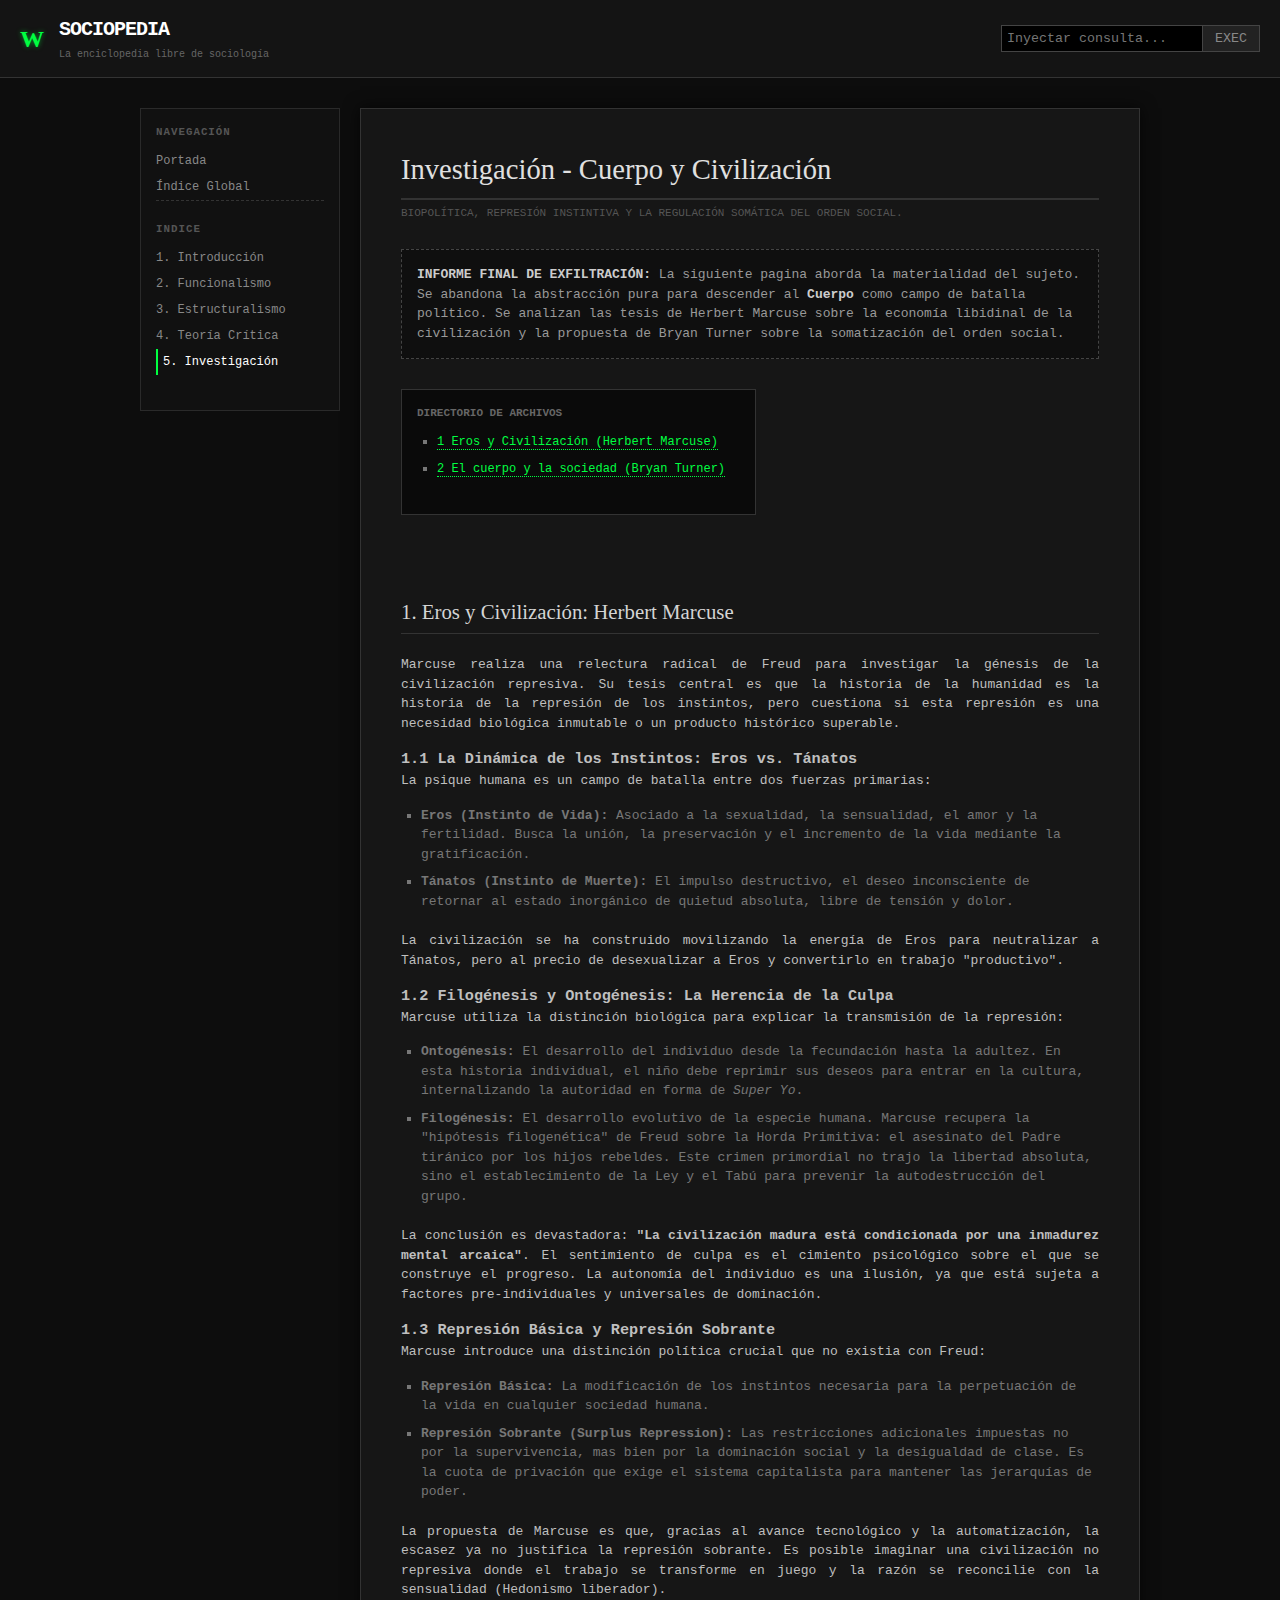
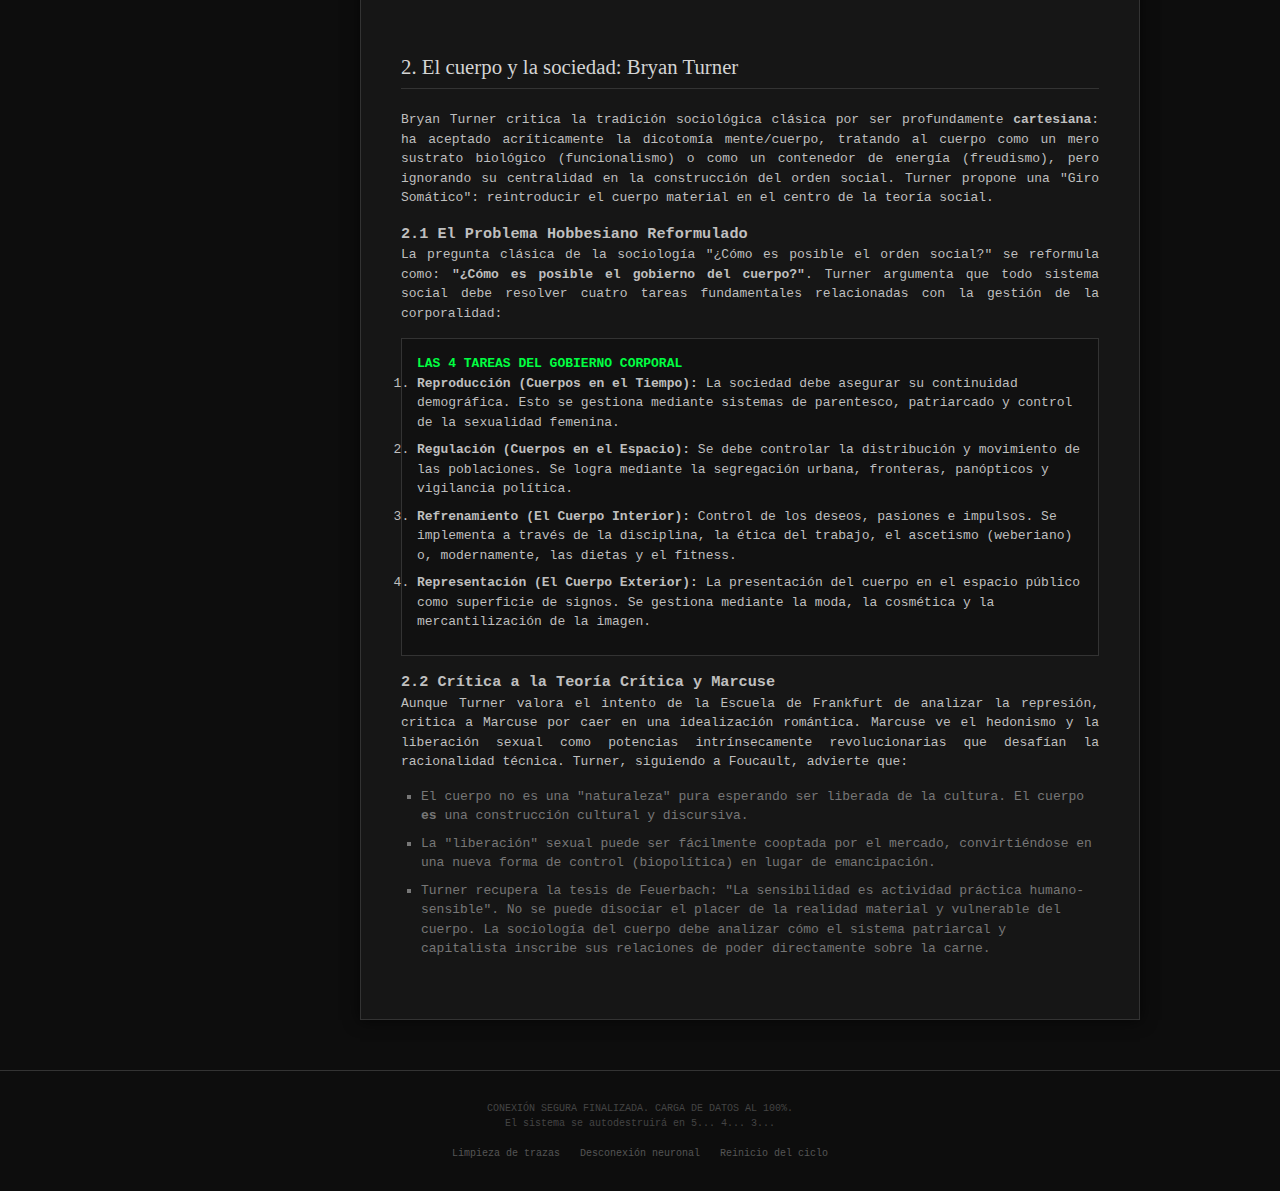
<file: pages/investigacion.html>
<!DOCTYPE html>
<html lang="es">
<head>
    <meta charset="UTF-8">
    <meta name="viewport" content="width=device-width, initial-scale=1.0">
    <title>Investigación del Cuerpo - Sociopedia</title>
    <link rel="stylesheet" href="../css/intro.css">
</head>
<body>

    <header class="wiki-header">
        <div class="logo-container">
            <div class="wiki-logo-icon">W</div>
            <div class="wiki-logo-text">
                <h1>Sociopedia</h1>
                <small>La enciclopedia libre de sociología</small>
            </div>
        </div>
        <div class="search-box">
            <input type="text" placeholder="Inyectar consulta...">
            <button>EXEC</button>
        </div>
    </header>

    <div class="main-container">
        <!-- Menú Lateral -->
        <nav class="wiki-sidebar">
            <ul>
                <li class="sidebar-header">Navegación</li>
                <li><a href="../index.html">Portada</a></li>
                <li><a href="#">Índice Global</a></li>
            </ul>
            <ul>
                <li class="sidebar-header">Indice</li>
                <li><a href="introduccion.html">1. Introducción</a></li>
                <li><a href="funcionalismo.html">2. Funcionalismo</a></li>
                <li><a href="estructuralismo.html">3. Estructuralismo</a></li>
                <li><a href="teo-critica.html">4. Teoría Crítica</a></li>
                <li><a href="investigacion.html" style="color: #fff; border-left: 2px solid #00ff41; padding-left: 5px;">5. Investigación</a></li>
            </ul>
        </nav>

        <!-- Contenido Principal -->
        <main class="wiki-content">
            <h1 class="page-title">Investigación - Cuerpo y Civilización</h1>
            <div class="site-sub">Biopolítica, represión instintiva y la regulación somática del orden social.</div>
            
            <div class="content-body">
                <div class="intro-box">
                    <strong>INFORME FINAL DE EXFILTRACIÓN:</strong> La siguiente pagina aborda la materialidad del sujeto. Se abandona la abstracción pura para descender al <strong>Cuerpo</strong> como campo de batalla político. Se analizan las tesis de Herbert Marcuse sobre la economía libidinal de la civilización y la propuesta de Bryan Turner sobre la somatización del orden social.
                </div>

                <div class="toc-container">
                    <div class="toc-title">DIRECTORIO DE ARCHIVOS</div>
                    <ul>
                        <li><a href="#eros-civilizacion">1 Eros y Civilización (Herbert Marcuse)</a></li>
                        <li><a href="#cuerpo-sociedad">2 El cuerpo y la sociedad (Bryan Turner)</a></li>
                    </ul>
                </div>

                <section id="eros-civilizacion">
                    <h2>1. Eros y Civilización: Herbert Marcuse</h2>
                    <p>Marcuse realiza una relectura radical de Freud para investigar la génesis de la civilización represiva. Su tesis central es que la historia de la humanidad es la historia de la represión de los instintos, pero cuestiona si esta represión es una necesidad biológica inmutable o un producto histórico superable.</p>
                    
                    <h3>1.1 La Dinámica de los Instintos: Eros vs. Tánatos</h3>
                    <p>La psique humana es un campo de batalla entre dos fuerzas primarias:</p>
                    <ul>
                        <li><strong>Eros (Instinto de Vida):</strong> Asociado a la sexualidad, la sensualidad, el amor y la fertilidad. Busca la unión, la preservación y el incremento de la vida mediante la gratificación.</li>
                        <li><strong>Tánatos (Instinto de Muerte):</strong> El impulso destructivo, el deseo inconsciente de retornar al estado inorgánico de quietud absoluta, libre de tensión y dolor.</li>
                    </ul>
                    <p>La civilización se ha construido movilizando la energía de Eros para neutralizar a Tánatos, pero al precio de desexualizar a Eros y convertirlo en trabajo "productivo".</p>

                    <h3>1.2 Filogénesis y Ontogénesis: La Herencia de la Culpa</h3>
                    <p>Marcuse utiliza la distinción biológica para explicar la transmisión de la represión:</p>
                    <ul>
                        <li><strong>Ontogénesis:</strong> El desarrollo del individuo desde la fecundación hasta la adultez. En esta historia individual, el niño debe reprimir sus deseos para entrar en la cultura, internalizando la autoridad en forma de <em>Super Yo</em>.</li>
                        <li><strong>Filogénesis:</strong> El desarrollo evolutivo de la especie humana. Marcuse recupera la "hipótesis filogenética" de Freud sobre la Horda Primitiva: el asesinato del Padre tiránico por los hijos rebeldes. Este crimen primordial no trajo la libertad absoluta, sino el establecimiento de la Ley y el Tabú para prevenir la autodestrucción del grupo.</li>
                    </ul>
                    <p>La conclusión es devastadora: <strong>"La civilización madura está condicionada por una inmadurez mental arcaica"</strong>. El sentimiento de culpa es el cimiento psicológico sobre el que se construye el progreso. La autonomía del individuo es una ilusión, ya que está sujeta a factores pre-individuales y universales de dominación.</p>

                    <h3>1.3 Represión Básica y Represión Sobrante</h3>
                    <p>Marcuse introduce una distinción política crucial que no existia con Freud:</p>
                    <ul>
                        <li><strong>Represión Básica:</strong> La modificación de los instintos necesaria para la perpetuación de la vida en cualquier sociedad humana.</li>
                        <li><strong>Represión Sobrante (Surplus Repression):</strong> Las restricciones adicionales impuestas no por la supervivencia, mas bien por la dominación social y la desigualdad de clase. Es la cuota de privación que exige el sistema capitalista para mantener las jerarquías de poder.</li>
                    </ul>
                    <p>La propuesta de Marcuse es que, gracias al avance tecnológico y la automatización, la escasez ya no justifica la represión sobrante. Es posible imaginar una civilización no represiva donde el trabajo se transforme en juego y la razón se reconcilie con la sensualidad (Hedonismo liberador).</p>
                </section>

                <section id="cuerpo-sociedad">
                    <h2>2. El cuerpo y la sociedad: Bryan Turner</h2>
                    <p>Bryan Turner critica la tradición sociológica clásica por ser profundamente <strong>cartesiana</strong>: ha aceptado acríticamente la dicotomía mente/cuerpo, tratando al cuerpo como un mero sustrato biológico (funcionalismo) o como un contenedor de energía (freudismo), pero ignorando su centralidad en la construcción del orden social. Turner propone una "Giro Somático": reintroducir el cuerpo material en el centro de la teoría social.</p>

                    <h3>2.1 El Problema Hobbesiano Reformulado</h3>
                    <p>La pregunta clásica de la sociología "¿Cómo es posible el orden social?" se reformula como: <strong>"¿Cómo es posible el gobierno del cuerpo?"</strong>. Turner argumenta que todo sistema social debe resolver cuatro tareas fundamentales relacionadas con la gestión de la corporalidad:</p>
                    
                    <div style="border: 1px solid #333; padding: 15px; margin: 15px 0; background: #111;">
                        <h4 style="color: #00ff41; margin-top: 0;">LAS 4 TAREAS DEL GOBIERNO CORPORAL</h4>
                        <ol>
                            <li><strong>Reproducción (Cuerpos en el Tiempo):</strong> La sociedad debe asegurar su continuidad demográfica. Esto se gestiona mediante sistemas de parentesco, patriarcado y control de la sexualidad femenina.</li>
                            <li><strong>Regulación (Cuerpos en el Espacio):</strong> Se debe controlar la distribución y movimiento de las poblaciones. Se logra mediante la segregación urbana, fronteras, panópticos y vigilancia política.</li>
                            <li><strong>Refrenamiento (El Cuerpo Interior):</strong> Control de los deseos, pasiones e impulsos. Se implementa a través de la disciplina, la ética del trabajo, el ascetismo (weberiano) o, modernamente, las dietas y el fitness.</li>
                            <li><strong>Representación (El Cuerpo Exterior):</strong> La presentación del cuerpo en el espacio público como superficie de signos. Se gestiona mediante la moda, la cosmética y la mercantilización de la imagen.</li>
                        </ol>
                    </div>

                    <h3>2.2 Crítica a la Teoría Crítica y Marcuse</h3>
                    <p>Aunque Turner valora el intento de la Escuela de Frankfurt de analizar la represión, critica a Marcuse por caer en una idealización romántica. Marcuse ve el hedonismo y la liberación sexual como potencias intrínsecamente revolucionarias que desafían la racionalidad técnica. Turner, siguiendo a Foucault, advierte que:</p>
                    <ul>
                        <li>El cuerpo no es una "naturaleza" pura esperando ser liberada de la cultura. El cuerpo <strong>es</strong> una construcción cultural y discursiva.</li>
                        <li>La "liberación" sexual puede ser fácilmente cooptada por el mercado, convirtiéndose en una nueva forma de control (biopolítica) en lugar de emancipación.</li>
                        <li>Turner recupera la tesis de Feuerbach: "La sensibilidad es actividad práctica humano-sensible". No se puede disociar el placer de la realidad material y vulnerable del cuerpo. La sociología del cuerpo debe analizar cómo el sistema patriarcal y capitalista inscribe sus relaciones de poder directamente sobre la carne.</li>
                    </ul>
                </section>

            </div>
        </main>
    </div>

    <footer class="wiki-footer">
        <p>CONEXIÓN SEGURA FINALIZADA. CARGA DE DATOS AL 100%.</p>
        <p>El sistema se autodestruirá en 5... 4... 3...</p>
        <ul>
            <li><a href="#">Limpieza de trazas</a></li>
            <li><a href="#">Desconexión neuronal</a></li>
            <li><a href="#">Reinicio del ciclo</a></li>
        </ul>
    </footer>

    <script src="../script.js"></script>
</body>
</html>
</file>
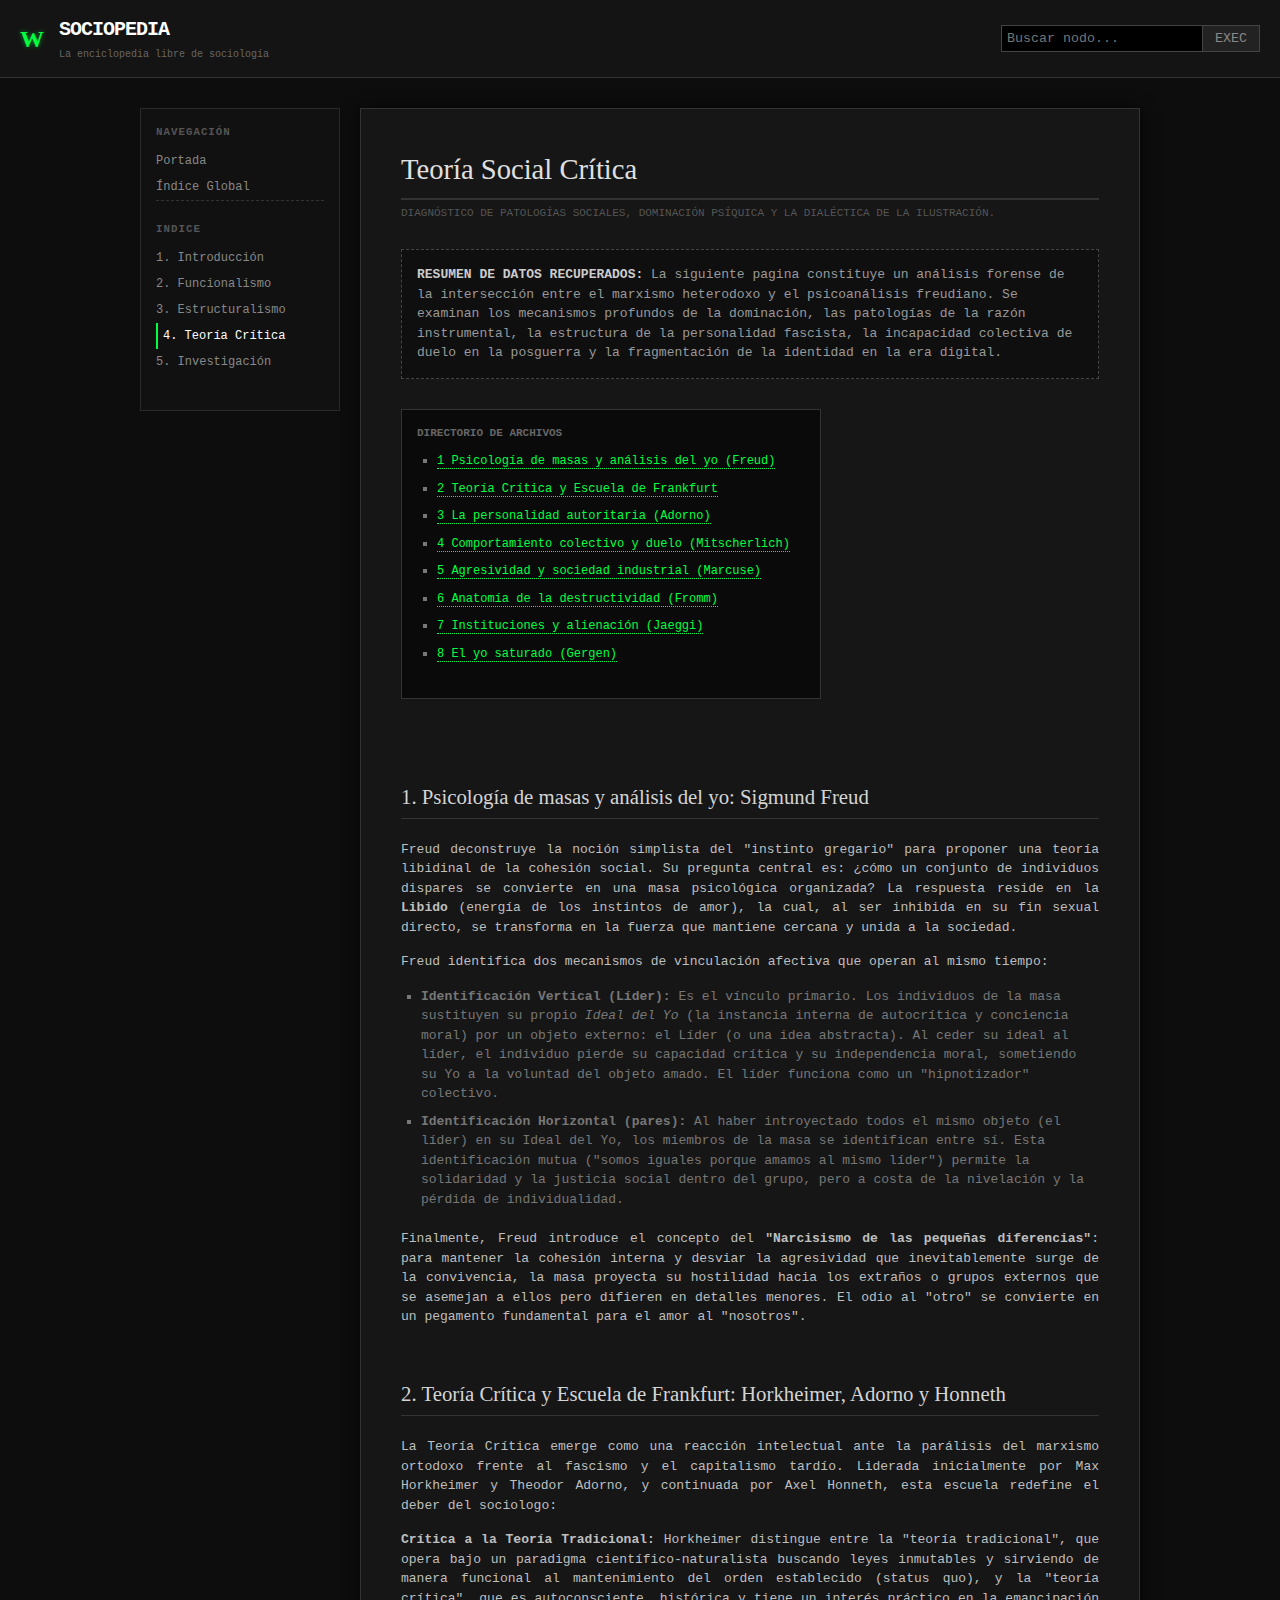
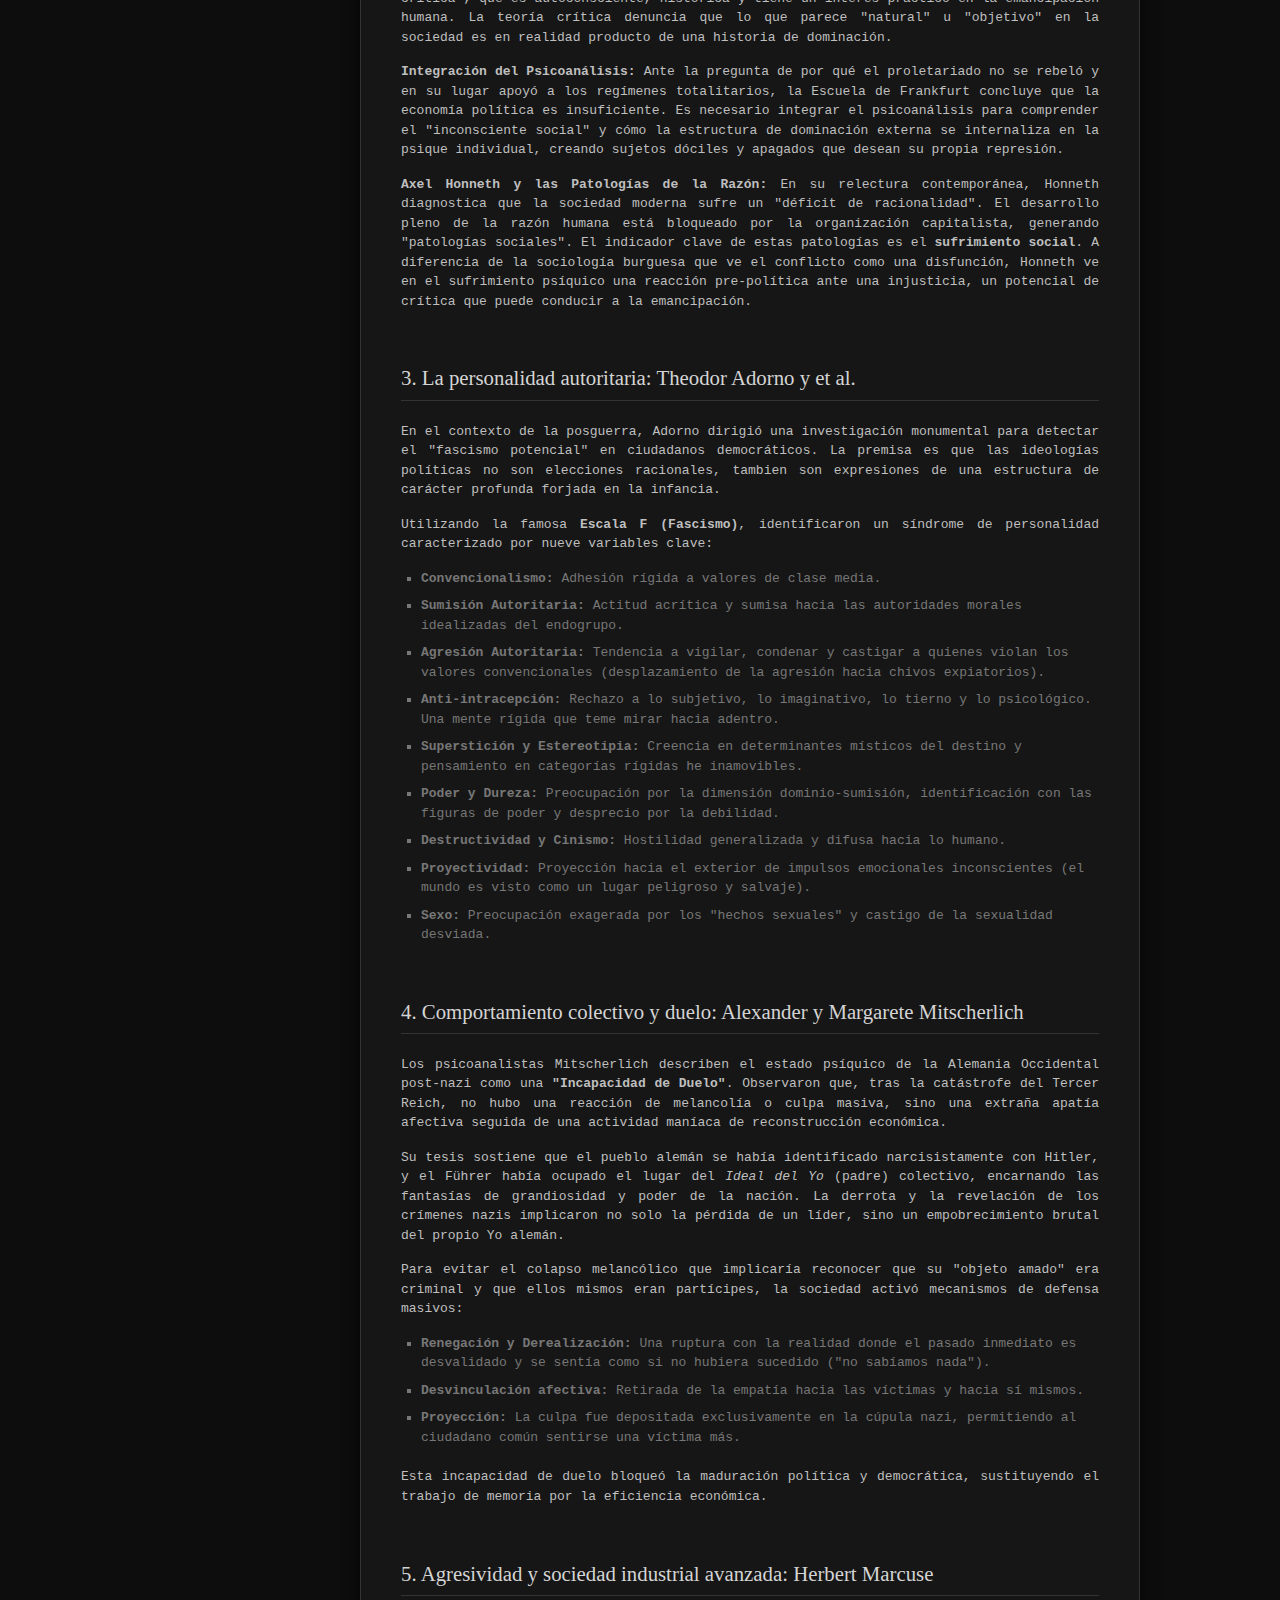
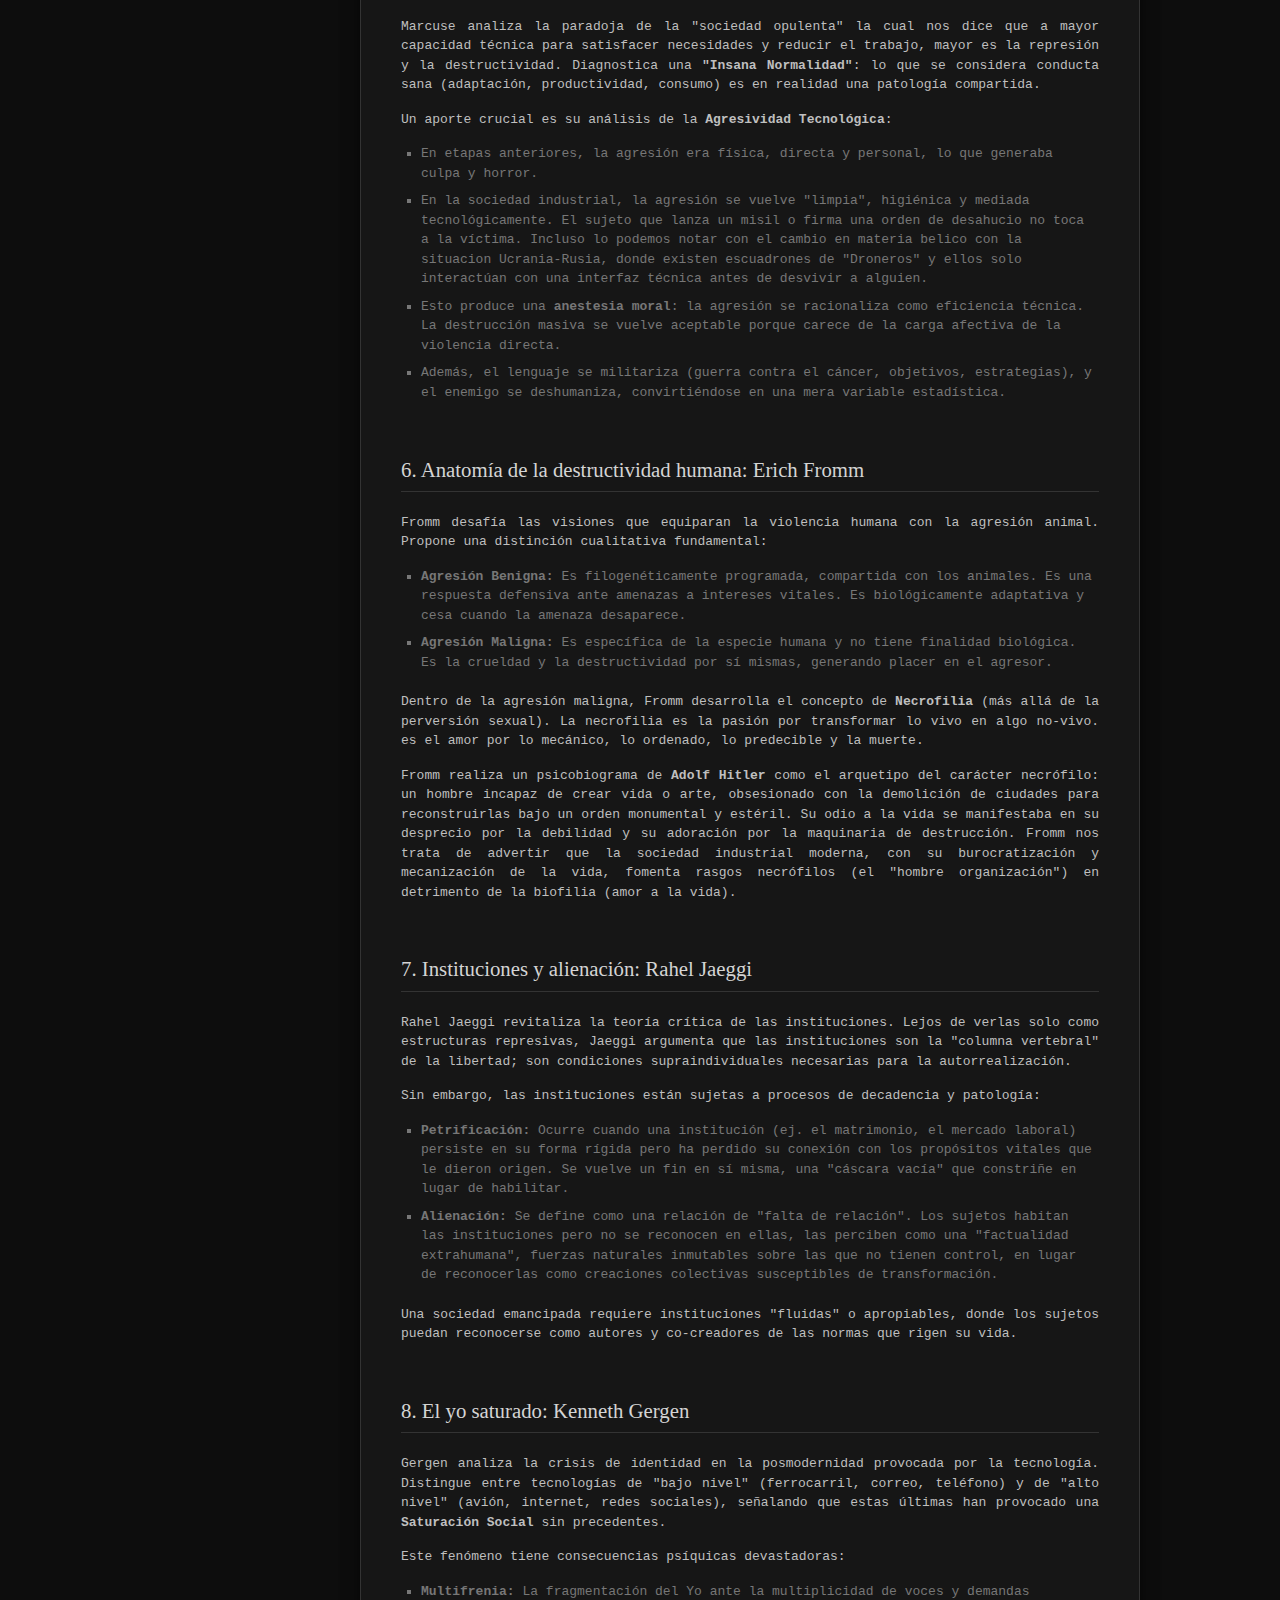
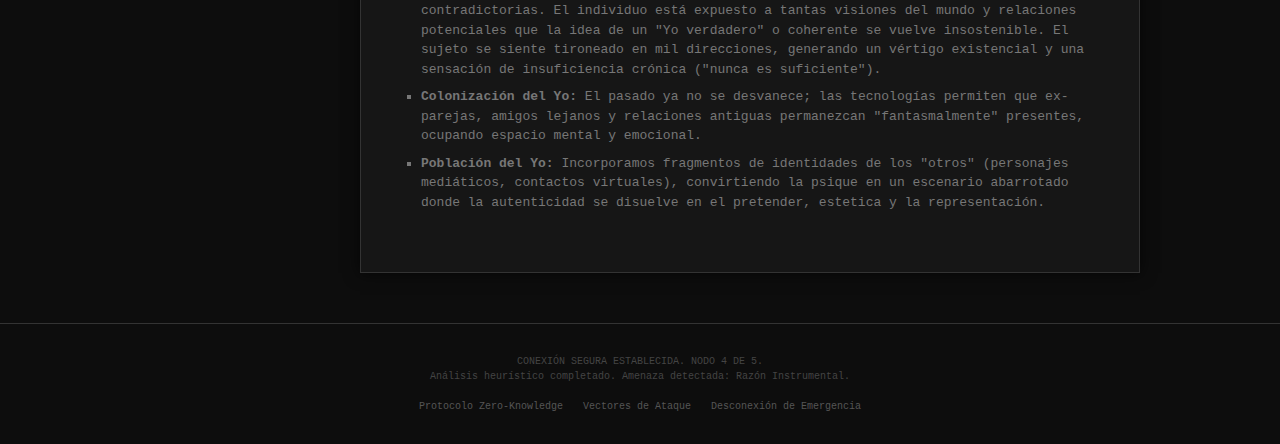
<file: pages/teo-critica.html>
<!DOCTYPE html>
<html lang="es">
<head>
    <meta charset="UTF-8">
    <meta name="viewport" content="width=device-width, initial-scale=1.0">
    <title>Teoría Social Crítica - Sociopedia</title>
    <link rel="stylesheet" href="../css/intro.css">
</head>
<body>

    <header class="wiki-header">
        <div class="logo-container">
            <div class="wiki-logo-icon">W</div>
            <div class="wiki-logo-text">
                <h1>Sociopedia</h1>
                <small>La enciclopedia libre de sociología</small>
            </div>
        </div>
        <div class="search-box">
            <input type="text" placeholder="Buscar nodo...">
            <button>EXEC</button>
        </div>
    </header>

    <div class="main-container">
        <!-- Menú Lateral -->
        <nav class="wiki-sidebar">
            <ul>
                <li class="sidebar-header">Navegación</li>
                <li><a href="../index.html">Portada</a></li>
                <li><a href="#">Índice Global</a></li>
            </ul>
            <ul>
                <li class="sidebar-header">Indice</li>
                <li><a href="introduccion.html">1. Introducción</a></li>
                <li><a href="funcionalismo.html">2. Funcionalismo</a></li>
                <li><a href="estructuralismo.html">3. Estructuralismo</a></li>
                <li><a href="teo-critica.html" style="color: #fff; border-left: 2px solid #00ff41; padding-left: 5px;">4. Teoría Crítica</a></li>
                <li><a href="investigacion.html">5. Investigación</a></li>
            </ul>
        </nav>

        <!-- Contenido Principal -->
        <main class="wiki-content">
            <h1 class="page-title">Teoría Social Crítica</h1>
            <div class="site-sub">Diagnóstico de patologías sociales, dominación psíquica y la dialéctica de la ilustración.</div>
            
            <div class="content-body">
                <div class="intro-box">
                    <strong>RESUMEN DE DATOS RECUPERADOS:</strong> La siguiente pagina constituye un análisis forense de la intersección entre el marxismo heterodoxo y el psicoanálisis freudiano. Se examinan los mecanismos profundos de la dominación, las patologías de la razón instrumental, la estructura de la personalidad fascista, la incapacidad colectiva de duelo en la posguerra y la fragmentación de la identidad en la era digital.
                </div>

                <div class="toc-container">
                    <div class="toc-title">DIRECTORIO DE ARCHIVOS</div>
                    <ul>
                        <li><a href="#psicologia-masas-freud">1 Psicología de masas y análisis del yo (Freud)</a></li>
                        <li><a href="#teoria-critica-frankfurt">2 Teoría Crítica y Escuela de Frankfurt</a></li>
                        <li><a href="#personalidad-autoritaria">3 La personalidad autoritaria (Adorno)</a></li>
                        <li><a href="#duelo-mitscherlich">4 Comportamiento colectivo y duelo (Mitscherlich)</a></li>
                        <li><a href="#agresividad-marcuse">5 Agresividad y sociedad industrial (Marcuse)</a></li>
                        <li><a href="#destructividad-fromm">6 Anatomía de la destructividad (Fromm)</a></li>
                        <li><a href="#instituciones-jaeggi">7 Instituciones y alienación (Jaeggi)</a></li>
                        <li><a href="#yo-saturado-gergen">8 El yo saturado (Gergen)</a></li>
                    </ul>
                </div>

                <section id="psicologia-masas-freud">
                    <h2>1. Psicología de masas y análisis del yo: Sigmund Freud</h2>
                    <p>Freud deconstruye la noción simplista del "instinto gregario" para proponer una 
                        teoría libidinal de la cohesión social. 
                        Su pregunta central es: ¿cómo un conjunto de individuos dispares se convierte 
                        en una masa psicológica organizada? La respuesta reside en la 
                        <strong>Libido</strong> (energía de los instintos de amor), 
                        la cual, al ser inhibida en su fin sexual directo, 
                        se transforma en la fuerza que mantiene cercana y unida a la sociedad.</p>
                    <p>Freud identifica dos mecanismos de vinculación afectiva que operan al mismo tiempo:</p>
                    <ul>
                        <li><strong>Identificación Vertical (Líder):</strong> Es el vínculo primario. Los individuos de la masa sustituyen su propio <em>Ideal del Yo</em> (la instancia interna de autocrítica y conciencia moral) por un objeto externo: el Líder (o una idea abstracta). Al ceder su ideal al líder, el individuo pierde su capacidad crítica y su independencia moral, sometiendo su Yo a la voluntad del objeto amado. El líder funciona como un "hipnotizador" colectivo.</li>
                        <li><strong>Identificación Horizontal (pares):</strong> Al haber introyectado todos el mismo objeto (el líder) en su Ideal del Yo, los miembros de la masa se identifican entre sí. Esta identificación mutua ("somos iguales porque amamos al mismo líder") permite la solidaridad y la justicia social dentro del grupo, pero a costa de la nivelación y la pérdida de individualidad.</li>
                    </ul>
                    <p>Finalmente, Freud introduce el concepto del <strong>"Narcisismo de las pequeñas diferencias"</strong>: para mantener la cohesión interna y desviar la agresividad que inevitablemente surge de la convivencia, la masa proyecta su hostilidad hacia los extraños o grupos externos que se asemejan a ellos pero difieren en detalles menores. El odio al "otro" se convierte en un pegamento fundamental para el amor al "nosotros".</p>
                </section>

                <section id="teoria-critica-frankfurt">
                    <h2>2. Teoría Crítica y Escuela de Frankfurt: Horkheimer, Adorno y Honneth</h2>
                    <p>La Teoría Crítica emerge como una reacción intelectual ante la parálisis del marxismo ortodoxo frente al fascismo y el capitalismo tardío. Liderada inicialmente por Max Horkheimer y Theodor Adorno, y continuada por Axel Honneth, esta escuela redefine el deber del sociologo:</p>
                    <p><strong>Crítica a la Teoría Tradicional:</strong> Horkheimer distingue entre la "teoría tradicional", que opera bajo un paradigma científico-naturalista buscando leyes inmutables y sirviendo de manera funcional al mantenimiento del orden establecido (status quo), y la "teoría crítica", que es autoconsciente, histórica y tiene un interés práctico en la emancipación humana. La teoría crítica denuncia que lo que parece "natural" u "objetivo" en la sociedad es en realidad producto de una historia de dominación.</p>
                    <p><strong>Integración del Psicoanálisis:</strong> Ante la pregunta de por qué el proletariado no se rebeló y en su lugar apoyó a los regímenes totalitarios, la Escuela de Frankfurt concluye que la economía política es insuficiente. Es necesario integrar el psicoanálisis para comprender el "inconsciente social" y cómo la estructura de dominación externa se internaliza en la psique individual, creando sujetos dóciles y apagados que desean su propia represión.</p>
                    <p><strong>Axel Honneth y las Patologías de la Razón:</strong> En su relectura contemporánea, Honneth diagnostica que la sociedad moderna sufre un "déficit de racionalidad". El desarrollo pleno de la razón humana está bloqueado por la organización capitalista, generando "patologías sociales". El indicador clave de estas patologías es el <strong>sufrimiento social</strong>. A diferencia de la sociología burguesa que ve el conflicto como una disfunción, Honneth ve en el sufrimiento psíquico una reacción pre-política ante una injusticia, un potencial de crítica que puede conducir a la emancipación.</p>
                </section>

                <section id="personalidad-autoritaria">
                    <h2>3. La personalidad autoritaria: Theodor Adorno y et al.</h2>
                    <p>En el contexto de la posguerra, Adorno dirigió una investigación monumental para detectar el "fascismo potencial" en ciudadanos democráticos. La premisa es que las ideologías políticas no son elecciones racionales, tambien son expresiones de una estructura de carácter profunda forjada en la infancia.</p>
                    <p>Utilizando la famosa <strong>Escala F (Fascismo)</strong>, identificaron un síndrome de personalidad caracterizado por nueve variables clave:</p>
                    <ul>
                        <li><strong>Convencionalismo:</strong> Adhesión rígida a valores de clase media.</li>
                        <li><strong>Sumisión Autoritaria:</strong> Actitud acrítica y sumisa hacia las autoridades morales idealizadas del endogrupo.</li>
                        <li><strong>Agresión Autoritaria:</strong> Tendencia a vigilar, condenar y castigar a quienes violan los valores convencionales (desplazamiento de la agresión hacia chivos expiatorios).</li>
                        <li><strong>Anti-intracepción:</strong> Rechazo a lo subjetivo, lo imaginativo, lo tierno y lo psicológico. Una mente rígida que teme mirar hacia adentro.</li>
                        <li><strong>Superstición y Estereotipia:</strong> Creencia en determinantes místicos del destino y pensamiento en categorías rígidas he inamovibles.</li>
                        <li><strong>Poder y Dureza:</strong> Preocupación por la dimensión dominio-sumisión, identificación con las figuras de poder y desprecio por la debilidad.</li>
                        <li><strong>Destructividad y Cinismo:</strong> Hostilidad generalizada y difusa hacia lo humano.</li>
                        <li><strong>Proyectividad:</strong> Proyección hacia el exterior de impulsos emocionales inconscientes (el mundo es visto como un lugar peligroso y salvaje).</li>
                        <li><strong>Sexo:</strong> Preocupación exagerada por los "hechos sexuales" y castigo de la sexualidad desviada.</li>
                    </ul>
                </section>

                <section id="duelo-mitscherlich">
                    <h2>4. Comportamiento colectivo y duelo: Alexander y Margarete Mitscherlich</h2>
                    <p>Los psicoanalistas Mitscherlich describen el estado psíquico de la Alemania Occidental post-nazi como una <strong>"Incapacidad de Duelo"</strong>. Observaron que, tras la catástrofe del Tercer Reich, no hubo una reacción de melancolía o culpa masiva, sino una extraña apatía afectiva seguida de una actividad maníaca de reconstrucción económica.</p>
                    <p>Su tesis sostiene que el pueblo alemán se había identificado narcisistamente con Hitler, y el Führer había ocupado el lugar del <em>Ideal del Yo</em> (padre) colectivo, encarnando las fantasías de grandiosidad y poder de la nación. La derrota y la revelación de los crímenes nazis implicaron no solo la pérdida de un líder, sino un empobrecimiento brutal del propio Yo alemán.</p>
                    <p>Para evitar el colapso melancólico que implicaría reconocer que su "objeto amado" era criminal y que ellos mismos eran partícipes, la sociedad activó mecanismos de defensa masivos:</p>
                    <ul>
                        <li><strong>Renegación y Derealización:</strong> Una ruptura con la realidad donde el pasado inmediato es desvalidado y se sentía como si no hubiera sucedido ("no sabíamos nada").</li>
                        <li><strong>Desvinculación afectiva:</strong> Retirada de la empatía hacia las víctimas y hacia sí mismos.</li>
                        <li><strong>Proyección:</strong> La culpa fue depositada exclusivamente en la cúpula nazi, permitiendo al ciudadano común sentirse una víctima más.</li>
                    </ul>
                    <p>Esta incapacidad de duelo bloqueó la maduración política y democrática, sustituyendo el trabajo de memoria por la eficiencia económica.</p>
                </section>

                <section id="agresividad-marcuse">
                    <h2>5. Agresividad y sociedad industrial avanzada: Herbert Marcuse</h2>
                    <p>Marcuse analiza la paradoja de la "sociedad opulenta" la cual nos dice que a mayor capacidad técnica para satisfacer necesidades y reducir el trabajo, mayor es la represión y la destructividad. Diagnostica una <strong>"Insana Normalidad"</strong>: lo que se considera conducta sana (adaptación, productividad, consumo) es en realidad una patología compartida.</p>
                    <p>Un aporte crucial es su análisis de la <strong>Agresividad Tecnológica</strong>:</p>
                    <ul>
                        <li>En etapas anteriores, la agresión era física, directa y personal, lo que generaba culpa y horror.</li>
                        <li>En la sociedad industrial, la agresión se vuelve "limpia", higiénica y mediada tecnológicamente. El sujeto que lanza un misil o firma una orden de desahucio no toca a la víctima. Incluso lo podemos notar con el cambio en materia belico con la situacion Ucrania-Rusia, donde existen escuadrones de "Droneros" y ellos solo interactúan con una interfaz técnica antes de desvivir a alguien.</li>
                        <li>Esto produce una <strong>anestesia moral</strong>: la agresión se racionaliza como eficiencia técnica. La destrucción masiva se vuelve aceptable porque carece de la carga afectiva de la violencia directa.</li>
                        <li>Además, el lenguaje se militariza (guerra contra el cáncer, objetivos, estrategias), y el enemigo se deshumaniza, convirtiéndose en una mera variable estadística.</li>
                    </ul>
                </section>

                <section id="destructividad-fromm">
                    <h2>6. Anatomía de la destructividad humana: Erich Fromm</h2>
                    <p>Fromm desafía las visiones que equiparan la violencia humana con la agresión animal. Propone una distinción cualitativa fundamental:</p>
                    <ul>
                        <li><strong>Agresión Benigna:</strong> Es filogenéticamente programada, compartida con los animales. Es una respuesta defensiva ante amenazas a intereses vitales. Es biológicamente adaptativa y cesa cuando la amenaza desaparece.</li>
                        <li><strong>Agresión Maligna:</strong> Es específica de la especie humana y no tiene finalidad biológica. Es la crueldad y la destructividad por sí mismas, generando placer en el agresor.</li>
                    </ul>
                    <p>Dentro de la agresión maligna, Fromm desarrolla el concepto de <strong>Necrofilia</strong> (más allá de la perversión sexual). La necrofilia es la pasión por transformar lo vivo en algo no-vivo. es el amor por lo mecánico, lo ordenado, lo predecible y la muerte.</p>
                    <p>Fromm realiza un psicobiograma de <strong>Adolf Hitler</strong> como el arquetipo del carácter necrófilo: un hombre incapaz de crear vida o arte, obsesionado con la demolición de ciudades para reconstruirlas bajo un orden monumental y estéril. Su odio a la vida se manifestaba en su desprecio por la debilidad y su adoración por la maquinaria de destrucción. Fromm nos trata de advertir que la sociedad industrial moderna, con su burocratización y mecanización de la vida, fomenta rasgos necrófilos (el "hombre organización") en detrimento de la biofilia (amor a la vida).</p>
                </section>

                <section id="instituciones-jaeggi">
                    <h2>7. Instituciones y alienación: Rahel Jaeggi</h2>
                    <p>Rahel Jaeggi revitaliza la teoría crítica de las instituciones. Lejos de verlas solo como estructuras represivas, Jaeggi argumenta que las instituciones son la "columna vertebral" de la libertad; son condiciones supraindividuales necesarias para la autorrealización.</p>
                    <p>Sin embargo, las instituciones están sujetas a procesos de decadencia y patología:</p>
                    <ul>
                        <li><strong>Petrificación:</strong> Ocurre cuando una institución (ej. el matrimonio, el mercado laboral) persiste en su forma rígida pero ha perdido su conexión con los propósitos vitales que le dieron origen. Se vuelve un fin en sí misma, una "cáscara vacía" que constriñe en lugar de habilitar.</li>
                        <li><strong>Alienación:</strong> Se define como una relación de "falta de relación". Los sujetos habitan las instituciones pero no se reconocen en ellas, las perciben como una "factualidad extrahumana", fuerzas naturales inmutables sobre las que no tienen control, en lugar de reconocerlas como creaciones colectivas susceptibles de transformación.</li>
                    </ul>
                    <p>Una sociedad emancipada requiere instituciones "fluidas" o apropiables, donde los sujetos puedan reconocerse como autores y co-creadores de las normas que rigen su vida.</p>
                </section>

                <section id="yo-saturado-gergen">
                    <h2>8. El yo saturado: Kenneth Gergen</h2>
                    <p>Gergen analiza la crisis de identidad en la posmodernidad provocada por la tecnología. Distingue entre tecnologías de "bajo nivel" (ferrocarril, correo, teléfono) y de "alto nivel" (avión, internet, redes sociales), señalando que estas últimas han provocado una <strong>Saturación Social</strong> sin precedentes.</p>
                    <p>Este fenómeno tiene consecuencias psíquicas devastadoras:</p>
                    <ul>
                        <li><strong>Multifrenia:</strong> La fragmentación del Yo ante la multiplicidad de voces y demandas contradictorias. El individuo está expuesto a tantas visiones del mundo y relaciones potenciales que la idea de un "Yo verdadero" o coherente se vuelve insostenible. El sujeto se siente tironeado en mil direcciones, generando un vértigo existencial y una sensación de insuficiencia crónica ("nunca es suficiente").</li>
                        <li><strong>Colonización del Yo:</strong> El pasado ya no se desvanece; las tecnologías permiten que ex-parejas, amigos lejanos y relaciones antiguas permanezcan "fantasmalmente" presentes, ocupando espacio mental y emocional.</li>
                        <li><strong>Población del Yo:</strong> Incorporamos fragmentos de identidades de los "otros" (personajes mediáticos, contactos virtuales), convirtiendo la psique en un escenario abarrotado donde la autenticidad se disuelve en el pretender, estetica y la representación.</li>
                    </ul>
                </section>

            </div>
        </main>
    </div>

    <footer class="wiki-footer">
        <p>CONEXIÓN SEGURA ESTABLECIDA. NODO 4 DE 5.</p>
        <p>Análisis heurístico completado. Amenaza detectada: Razón Instrumental.</p>
        <ul>
            <li><a href="#">Protocolo Zero-Knowledge</a></li>
            <li><a href="#">Vectores de Ataque</a></li>
            <li><a href="#">Desconexión de Emergencia</a></li>
        </ul>
    </footer>

    <script src="../script.js"></script>
</body>
</html>
</file>
<file: css/index.css>
/* Reset básico - Estética Deep Web */
* {
    box-sizing: border-box;
    margin: 0;
    padding: 0;
}

body {
    font-family: 'Courier New', Courier, monospace; /* Tipografía monoespaciada */
    background-color: #0d0d0d; /* Fondo casi negro */
    color: #bfbfbf; /* Texto gris claro, no blanco puro */
    font-size: 13px; /* Un poco más pequeño, estilo terminal */
    line-height: 1.5;
}

/* Header - Cabecera Simple y Clandestina */
.wiki-header {
    background-color: #141414;
    padding: 15px 20px;
    border-bottom: 1px solid #333; /* Bordes sutiles */
    display: flex;
    align-items: center;
    justify-content: space-between;
}

.logo-container {
    display: flex;
    align-items: center;
}

.wiki-logo-icon {
    font-family: 'Times New Roman', Times, serif;
    font-size: 24px;
    font-weight: bold;
    margin-right: 15px;
    color: #00ff41; /* Verde hacker/terminal */
    text-shadow: 0 0 5px rgba(0, 255, 65, 0.5);
}

.wiki-logo-text h1 {
    font-size: 20px;
    font-weight: bold;
    margin: 0;
    font-family: 'Courier New', Courier, monospace;
    color: #fff;
    letter-spacing: -1px;
    text-transform: uppercase;
}

.wiki-logo-text small {
    font-size: 10px;
    color: #666;
    display: block;
    margin-top: 2px;
}

/* Buscador estilo input de consola */
.search-box {
    display: flex;
    border: 1px solid #444;
}

.search-box input {
    padding: 5px;
    background-color: #000;
    border: none;
    color: #00ff41;
    font-family: monospace;
    width: 200px;
}

.search-box input:focus {
    outline: none;
    background-color: #111;
}

.search-box button {
    padding: 5px 12px;
    border: none;
    border-left: 1px solid #444;
    background-color: #222;
    color: #888;
    cursor: pointer;
    font-family: monospace;
}

.search-box button:hover {
    background-color: #333;
    color: #fff;
}

/* Layout Principal */
.main-container {
    display: flex;
    max-width: 1000px; /* Más estrecho, old web feel */
    margin: 0 auto;
    padding-top: 30px;
}

/* Sidebar - Panel Oculto */
.wiki-sidebar {
    width: 200px;
    padding: 15px;
    font-size: 12px;
    flex-shrink: 0;
    background-color: #111;
    border: 1px solid #2a2a2a;
    margin-right: 20px;
    height: fit-content;
}

.wiki-sidebar ul {
    list-style: none;
    margin-bottom: 20px;
    padding-left: 0;
    border-bottom: 1px dashed #333;
}

.wiki-sidebar ul:last-child {
    border-bottom: none;
}

.sidebar-header {
    color: #555;
    font-weight: bold;
    margin-bottom: 8px;
    cursor: default;
    font-size: 0.9em;
    text-transform: uppercase;
    letter-spacing: 1px;
}

.wiki-sidebar li a {
    color: #888;
    text-decoration: none;
    display: block;
    padding: 4px 0;
    transition: all 0.2s;
}

.wiki-sidebar li a:hover {
    color: #ddd;
    padding-left: 5px;
    background-color: #1a1a1a;
}

/* Contenido Principal - Crudo y Escrow */
.wiki-content {
    background-color: #161616;
    border: 1px solid #333;
    padding: 40px;
    flex-grow: 1;
    min-height: 80vh;
    box-shadow: 0 0 15px rgba(0,0,0,0.7);
}

.page-title {
    font-family: 'Times New Roman', Times, serif;
    font-size: 2.2em;
    border-bottom: 2px solid #333;
    margin-bottom: 0.2em;
    padding-bottom: 0.2em;
    font-weight: normal;
    color: #e0e0e0;
}

.site-sub {
    font-size: 11px;
    color: #555;
    margin-bottom: 2.5em;
    font-family: monospace;
    text-transform: uppercase;
}

.content-body p {
    margin-bottom: 15px;
    text-align: justify;
}

/* Caja de introducción estilo "Mensaje encriptado" */
.intro-box {
    margin-bottom: 30px;
    padding: 15px;
    background-color: #0f0f0f;
    border: 1px dashed #444;
    color: #999;
}

.intro-box strong {
    color: #ccc;
}

/* Tabla de Contenidos - Minimalista */
.toc-container {
    background-color: #0a0a0a;
    border: 1px solid #333;
    display: inline-block;
    padding: 15px 30px 15px 15px;
    margin-bottom: 30px;
}

.toc-title {
    text-align: left;
    font-weight: bold;
    margin-bottom: 10px;
    color: #666;
    font-family: monospace;
    text-transform: uppercase;
    font-size: 11px;
}

.toc-container ul {
    list-style: none;
}

.toc-container li {
    margin-bottom: 4px;
}

.toc-container a {
    color: #00ff41; /* Verde enlace */
    text-decoration: none;
    font-size: 12px;
}

.toc-container a:hover {
    text-decoration: underline;
}

/* Encabezados de Sección */
h2 {
    font-family: 'Times New Roman', Times, serif;
    font-size: 1.6em;
    border-bottom: 1px solid #333;
    padding-top: 1.5em;
    padding-bottom: 0.3em;
    margin-bottom: 1em;
    font-weight: normal;
    margin-top: 20px;
    color: #d4d4d4;
}

hr {
    display: none; /* Ocultar HRs estándar, usar bordes de H2 */
}

/* Listas y Enlaces del cuerpo */
.content-body ul {
    list-style-type: square;
    margin-left: 20px;
    margin-bottom: 20px;
    color: #777;
}

.content-body li {
    margin-bottom: 8px;
}

a {
    color: #4db8ff; /* Azul apagado para enlaces en texto */
    text-decoration: none;
}

.content-body a {
    color: #00ff41; /* Verde terminal para enlaces importantes */
    border-bottom: 1px dotted #00ff41;
}

.content-body a:hover {
    background-color: #001a05;
    text-decoration: none;
}

a:visited {
    color: #008f24;
}

/* Footer */
.wiki-footer {
    background-color: #0d0d0d;
    padding: 30px;
    margin-top: 50px;
    border-top: 1px solid #333;
    font-size: 10px;
    color: #444;
    text-align: center;
    font-family: monospace;
}

.wiki-footer ul {
    list-style: none;
    display: flex;
    justify-content: center;
    gap: 20px;
    margin-top: 15px;
}

.wiki-footer a {
    color: #555;
    border: none;
}

.wiki-footer a:hover {
    color: #888;
}
@media (max-width: 768px) {
    /* Header: Columna centrada */
    .wiki-header {
        flex-direction: column;
        align-items: stretch;
    }

    .logo-container {
        justify-content: center;
        margin-bottom: 10px;
    }

    .search-box {
        width: 100%;
    }

    .search-box input {
        width: 100%; /* El input ocupa todo el ancho disponible */
    }

    /* Layout: Columna única */
    .main-container {
        flex-direction: column;
        padding: 10px;
    }

    /* Sidebar: Arriba del contenido, ancho completo */
    .wiki-sidebar {
        width: 100%;
        margin-right: 0;
        margin-bottom: 20px;
        display: flex;
        flex-direction: column;
        gap: 10px;
    }
    
    /* Pequeño ajuste para listas laterales en móvil */
    .wiki-sidebar ul {
        margin-bottom: 10px;
        padding-bottom: 10px;
    }

    /* Contenido: Menos padding para ganar espacio */
    .wiki-content {
        padding: 20px;
    }

    .page-title {
        font-size: 1.8em;
    }
    
    h2 {
        font-size: 1.4em;
    }
}
</file>
<file: css/intro.css>
/* Reset básico - Estética Deep Web */
* {
    box-sizing: border-box;
    margin: 0;
    padding: 0;
}

body {
    font-family: 'Courier New', Courier, monospace; /* Tipografía monoespaciada */
    background-color: #0d0d0d; /* Fondo casi negro */
    color: #bfbfbf; /* Texto gris claro, no blanco puro */
    font-size: 13px; /* Un poco más pequeño, estilo terminal */
    line-height: 1.5;
}

/* Header - Cabecera Simple y Clandestina */
.wiki-header {
    background-color: #141414;
    padding: 15px 20px;
    border-bottom: 1px solid #333; /* Bordes sutiles */
    display: flex;
    align-items: center;
    justify-content: space-between;
}

.logo-container {
    display: flex;
    align-items: center;
}

.wiki-logo-icon {
    font-family: 'Times New Roman', Times, serif;
    font-size: 24px;
    font-weight: bold;
    margin-right: 15px;
    color: #00ff41; /* Verde hacker/terminal */
    text-shadow: 0 0 5px rgba(0, 255, 65, 0.5);
}

.wiki-logo-text h1 {
    font-size: 20px;
    font-weight: bold;
    margin: 0;
    font-family: 'Courier New', Courier, monospace;
    color: #fff;
    letter-spacing: -1px;
    text-transform: uppercase;
}

.wiki-logo-text small {
    font-size: 10px;
    color: #666;
    display: block;
    margin-top: 2px;
}

/* Buscador estilo input de consola */
.search-box {
    display: flex;
    border: 1px solid #444;
}

.search-box input {
    padding: 5px;
    background-color: #000;
    border: none;
    color: #00ff41;
    font-family: monospace;
    width: 200px;
}

.search-box input:focus {
    outline: none;
    background-color: #111;
}

.search-box button {
    padding: 5px 12px;
    border: none;
    border-left: 1px solid #444;
    background-color: #222;
    color: #888;
    cursor: pointer;
    font-family: monospace;
}

.search-box button:hover {
    background-color: #333;
    color: #fff;
}

/* Layout Principal */
.main-container {
    display: flex;
    max-width: 1000px; /* Más estrecho, old web feel */
    margin: 0 auto;
    padding-top: 30px;
}

/* Sidebar - Panel Oculto */
.wiki-sidebar {
    width: 200px;
    padding: 15px;
    font-size: 12px;
    flex-shrink: 0;
    background-color: #111;
    border: 1px solid #2a2a2a;
    margin-right: 20px;
    height: fit-content;
}

.wiki-sidebar ul {
    list-style: none;
    margin-bottom: 20px;
    padding-left: 0;
    border-bottom: 1px dashed #333;
}

.wiki-sidebar ul:last-child {
    border-bottom: none;
}

.sidebar-header {
    color: #555;
    font-weight: bold;
    margin-bottom: 8px;
    cursor: default;
    font-size: 0.9em;
    text-transform: uppercase;
    letter-spacing: 1px;
}

.wiki-sidebar li a {
    color: #888;
    text-decoration: none;
    display: block;
    padding: 4px 0;
    transition: all 0.2s;
}

.wiki-sidebar li a:hover {
    color: #ddd;
    padding-left: 5px;
    background-color: #1a1a1a;
}

/* Contenido Principal - Crudo y Escrow */
.wiki-content {
    background-color: #161616;
    border: 1px solid #333;
    padding: 40px;
    flex-grow: 1;
    min-height: 80vh;
    box-shadow: 0 0 15px rgba(0,0,0,0.7);
}

.page-title {
    font-family: 'Times New Roman', Times, serif;
    font-size: 2.2em;
    border-bottom: 2px solid #333;
    margin-bottom: 0.2em;
    padding-bottom: 0.2em;
    font-weight: normal;
    color: #e0e0e0;
}

.site-sub {
    font-size: 11px;
    color: #555;
    margin-bottom: 2.5em;
    font-family: monospace;
    text-transform: uppercase;
}

.content-body p {
    margin-bottom: 15px;
    text-align: justify;
}

/* Caja de introducción estilo "Mensaje encriptado" */
.intro-box {
    margin-bottom: 30px;
    padding: 15px;
    background-color: #0f0f0f;
    border: 1px dashed #444;
    color: #999;
}

.intro-box strong {
    color: #ccc;
}

/* Tabla de Contenidos - Minimalista */
.toc-container {
    background-color: #0a0a0a;
    border: 1px solid #333;
    display: inline-block;
    padding: 15px 30px 15px 15px;
    margin-bottom: 30px;
}

.toc-title {
    text-align: left;
    font-weight: bold;
    margin-bottom: 10px;
    color: #666;
    font-family: monospace;
    text-transform: uppercase;
    font-size: 11px;
}

.toc-container ul {
    list-style: none;
}

.toc-container li {
    margin-bottom: 4px;
}

.toc-container a {
    color: #00ff41; /* Verde enlace */
    text-decoration: none;
    font-size: 12px;
}

.toc-container a:hover {
    text-decoration: underline;
}

/* Encabezados de Sección */
h2 {
    font-family: 'Times New Roman', Times, serif;
    font-size: 1.6em;
    border-bottom: 1px solid #333;
    padding-top: 1.5em;
    padding-bottom: 0.3em;
    margin-bottom: 1em;
    font-weight: normal;
    margin-top: 20px;
    color: #d4d4d4;
}

hr {
    display: none; /* Ocultar HRs estándar, usar bordes de H2 */
}

/* Listas y Enlaces del cuerpo */
.content-body ul {
    list-style-type: square;
    margin-left: 20px;
    margin-bottom: 20px;
    color: #777;
}

.content-body li {
    margin-bottom: 8px;
}

a {
    color: #4db8ff; /* Azul apagado para enlaces en texto */
    text-decoration: none;
}

.content-body a {
    color: #00ff41; /* Verde terminal para enlaces importantes */
    border-bottom: 1px dotted #00ff41;
}

.content-body a:hover {
    background-color: #001a05;
    text-decoration: none;
}

a:visited {
    color: #008f24;
}

/* Footer */
.wiki-footer {
    background-color: #0d0d0d;
    padding: 30px;
    margin-top: 50px;
    border-top: 1px solid #333;
    font-size: 10px;
    color: #444;
    text-align: center;
    font-family: monospace;
}

.wiki-footer ul {
    list-style: none;
    display: flex;
    justify-content: center;
    gap: 20px;
    margin-top: 15px;
}

.wiki-footer a {
    color: #555;
    border: none;
}

.wiki-footer a:hover {
    color: #888;
}

@media (max-width: 768px) {
    /* Header: Columna centrada */
    .wiki-header {
        flex-direction: column;
        align-items: stretch;
    }

    .logo-container {
        justify-content: center;
        margin-bottom: 10px;
    }

    .search-box {
        width: 100%;
    }

    .search-box input {
        width: 100%; /* El input ocupa todo el ancho disponible */
    }

    /* Layout: Columna única */
    .main-container {
        flex-direction: column;
        padding: 10px;
    }

    /* Sidebar: Arriba del contenido, ancho completo */
    .wiki-sidebar {
        width: 100%;
        margin-right: 0;
        margin-bottom: 20px;
        display: flex;
        flex-direction: column;
        gap: 10px;
    }
    
    /* Pequeño ajuste para listas laterales en móvil */
    .wiki-sidebar ul {
        margin-bottom: 10px;
        padding-bottom: 10px;
    }

    /* Contenido: Menos padding para ganar espacio */
    .wiki-content {
        padding: 20px;
    }

    .page-title {
        font-size: 1.8em;
    }
    
    h2 {
        font-size: 1.4em;
    }
}
</file>
